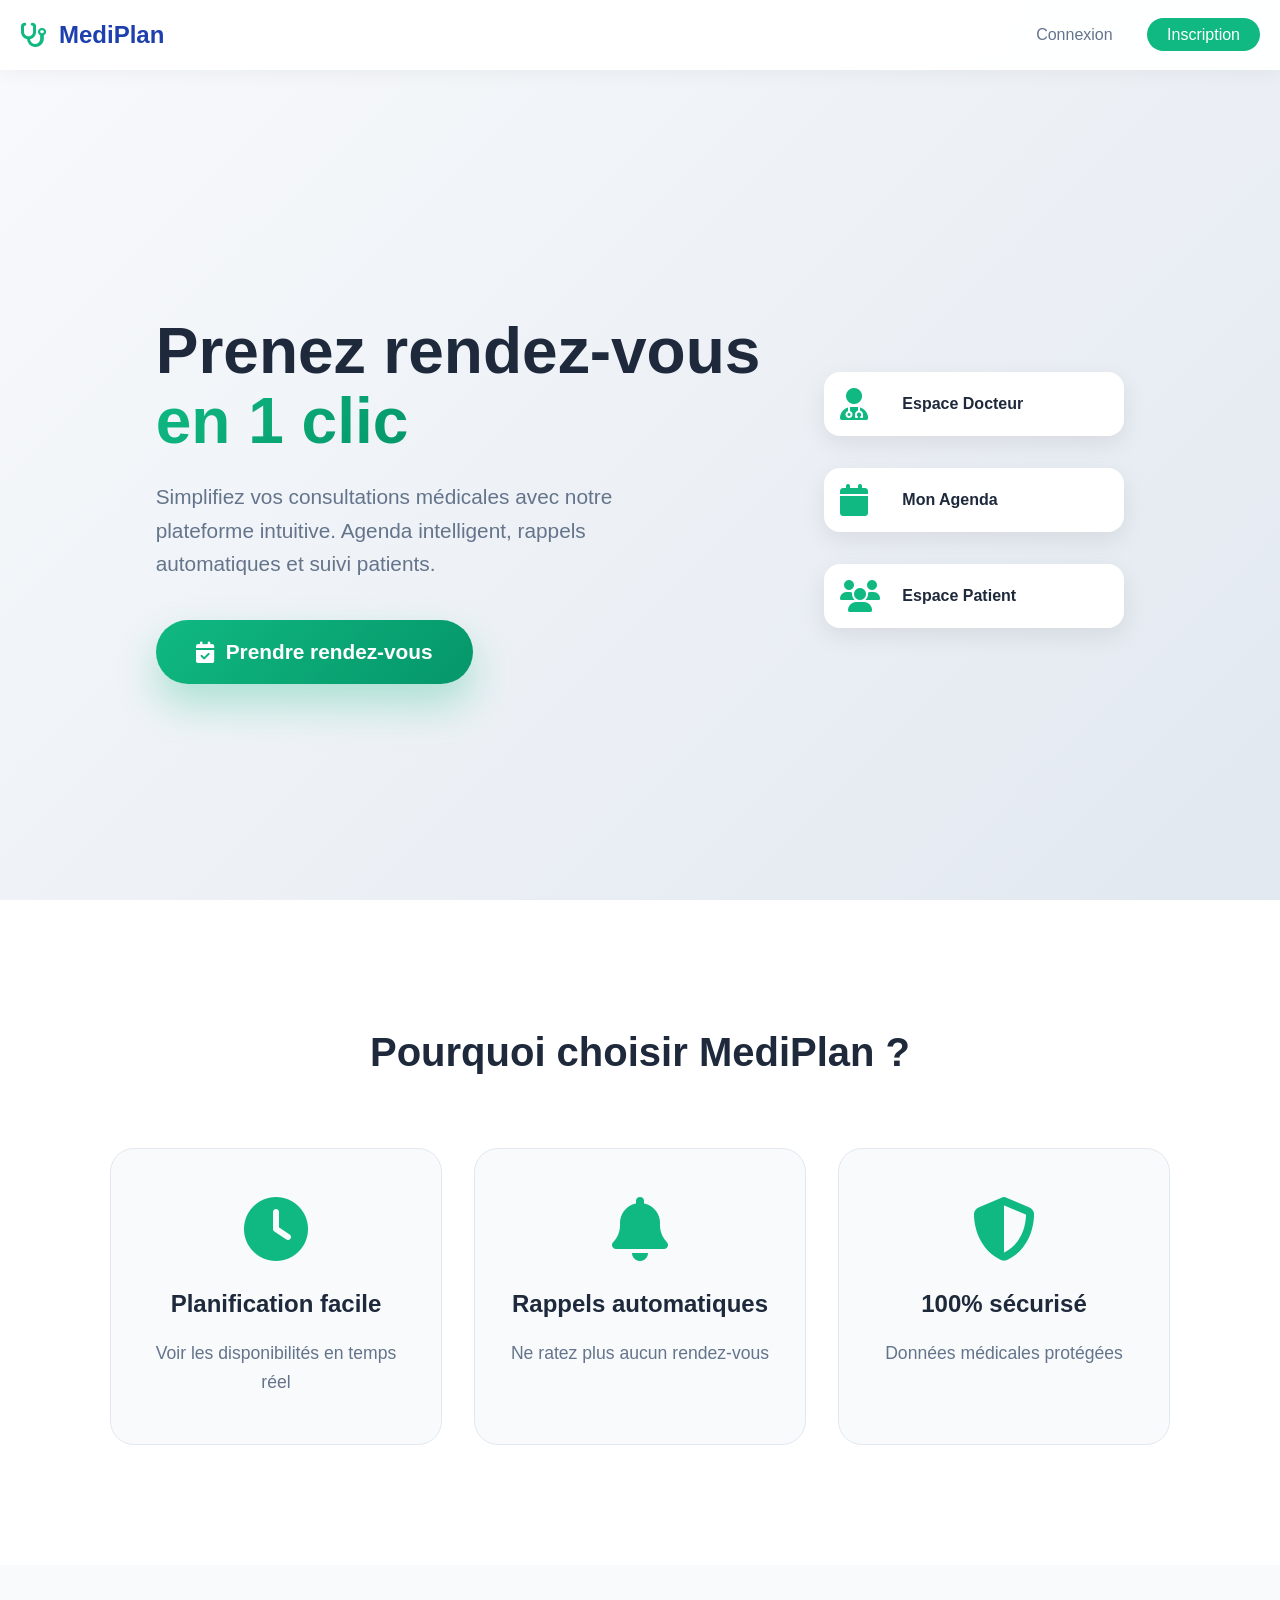
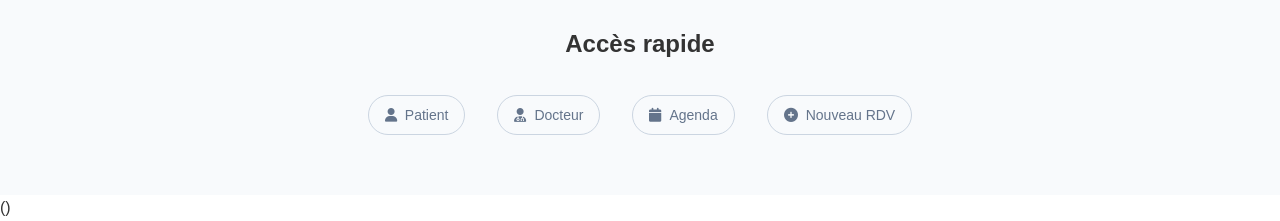
<file: index.html>
<!DOCTYPE html>
<html lang="fr">
<head>
    <meta charset="UTF-8">
    <meta name="viewport" content="width=device-width, initial-scale=1.0">
    <title>MediPlan - Prenez Rendez-vous</title>
    <link rel="stylesheet" href="style.css">
    <link href="https://cdnjs.cloudflare.com/ajax/libs/font-awesome/6.4.0/css/all.min.css" rel="stylesheet">
    <style>
        /* Styles supplémentaires pour les boutons d'accès */
        .access-buttons {
            display: flex;
            gap: 1rem;
            margin-top: 1.5rem;
            flex-wrap: wrap;
        }
        .btn-secondary {
            background: white;
            color: #10b981;
            border: 2px solid #10b981;
            padding: 12px 24px;
            font-size: 1rem;
            font-weight: 600;
            border-radius: 50px;
            cursor: pointer;
            display: inline-flex;
            align-items: center;
            gap: 10px;
            transition: all 0.3s;
            text-decoration: none;
        }
        .btn-secondary:hover {
            background: #10b981;
            color: white;
            transform: translateY(-2px);
        }
        .btn-outline-small {
            background: transparent;
            color: #64748b;
            border: 1px solid #cbd5e1;
            padding: 8px 16px;
            font-size: 0.875rem;
            border-radius: 25px;
            cursor: pointer;
            transition: all 0.3s;
            text-decoration: none;
            display: inline-flex;
            align-items: center;
            gap: 8px;
        }
        .btn-outline-small:hover {
            background: #f1f5f9;
            color: #10b981;
            border-color: #10b981;
        }
        .quick-access {
            display: flex;
            justify-content: center;
            gap: 2rem;
            margin-top: 2rem;
            flex-wrap: wrap;
        }
        @media (max-width: 768px) {
            .access-buttons {
                justify-content: center;
            }
        }
    </style>
</head>
<body>
    <!-- 🆕 HERO SIMPLE & CLAIR -->
    <section class="hero-simple">
        <div class="container">
            <!-- Header Minimal -->
            <header class="header-simple">
                <div class="logo">
                    <i class="fas fa-stethoscope"></i>
                    <span>MediPlan</span>
                </div>
                <nav>
                    <a href="login.html">Connexion</a>
                    <a href="register.html" style="background: #10b981; color: white; margin-left: 10px;">Inscription</a>
                </nav>
            </header>

            <!-- Contenu Principal -->
            <div class="hero-content-simple">
                <div class="hero-main">
                    <h1 class="hero-title-simple">
                        Prenez rendez-vous<br>
                        <span class="highlight">en 1 clic</span>
                    </h1>
                    <p class="hero-desc-simple">
                        Simplifiez vos consultations médicales avec notre plateforme intuitive.
                        Agenda intelligent, rappels automatiques et suivi patients.
                    </p>
                    
                    <!-- Boutons principaux -->
                    <div class="access-buttons">
                        <button class="btn-primary-large" onclick="window.location.href='book-appointment.html'">
                            <i class="fas fa-calendar-check"></i>
                            Prendre rendez-vous
                        </button>
                    </div>
                </div>

                <!-- Icônes Légères -->
                <div class="features-preview">
                    <div class="feature-item" onclick="window.location.href='doctor-dashboard.html'">
                        <i class="fas fa-user-md"></i>
                        <span>Espace Docteur</span>
                    </div>
                    <div class="feature-item" onclick="window.location.href='agenda.html'">
                        <i class="fas fa-calendar"></i>
                        <span>Mon Agenda</span>
                    </div>
                    <div class="feature-item" onclick="window.location.href='patient-dashboard.html'">
                        <i class="fas fa-users"></i>
                        <span>Espace Patient</span>
                    </div>
                </div>
            </div>
        </div>
    </section>

    <!-- Sections Petites & Organisées -->
    <section class="services-preview">
        <div class="container">
            <h2>Pourquoi choisir MediPlan ?</h2>
            <div class="services-grid">
                <div class="service-card">
                    <i class="fas fa-clock"></i>
                    <h3>Planification facile</h3>
                    <p>Voir les disponibilités en temps réel</p>
                </div>
                <div class="service-card">
                    <i class="fas fa-bell"></i>
                    <h3>Rappels automatiques</h3>
                    <p>Ne ratez plus aucun rendez-vous</p>
                </div>
                <div class="service-card">
                    <i class="fas fa-shield-alt"></i>
                    <h3>100% sécurisé</h3>
                    <p>Données médicales protégées</p>
                </div>
            </div>
        </div>
    </section>

    <!-- Section Accès rapide -->
    <section style="padding: 60px 0; background: #f8fafc;">
        <div class="container">
            <h2 style="text-align: center; margin-bottom: 2rem;">Accès rapide</h2>
            <div class="quick-access">
                <a href="patient-dashboard.html" class="btn-outline-small">
                    <i class="fas fa-user"></i> Patient
                </a>
                <a href="doctor-dashboard.html" class="btn-outline-small">
                    <i class="fas fa-user-md"></i> Docteur
                </a>
                <a href="agenda.html" class="btn-outline-small">
                    <i class="fas fa-calendar"></i> Agenda
                </a>
                <a href="book-appointment.html" class="btn-outline-small">
                    <i class="fas fa-plus-circle"></i> Nouveau RDV
                </a>
            </div>
        </div>
    </section>

    <script src="script.js"></script>()
</body>
</html>
</file>
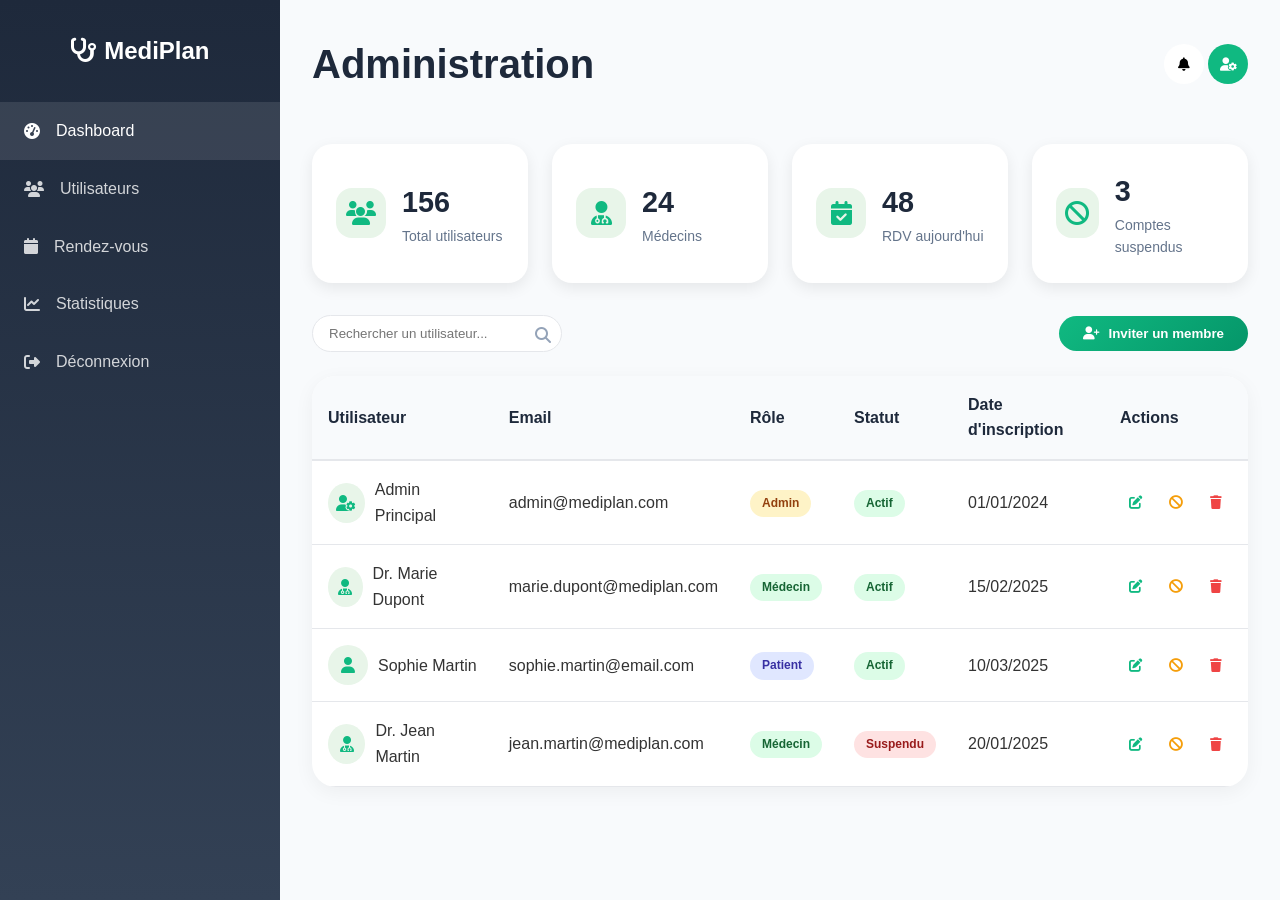
<file: admin-dashboard.html>
<!DOCTYPE html>
<html lang="fr">
<head>
    <meta charset="UTF-8">
    <meta name="viewport" content="width=device-width, initial-scale=1.0">
    <title>Admin Dashboard - MediPlan</title>
    <link rel="stylesheet" href="style.css">
    <link href="https://cdnjs.cloudflare.com/ajax/libs/font-awesome/6.4.0/css/all.min.css" rel="stylesheet">
    <style>
        /* Styles Admin Dashboard */
        .admin-stats {
            display: grid;
            grid-template-columns: repeat(auto-fit, minmax(200px, 1fr));
            gap: 1.5rem;
            margin-bottom: 2rem;
        }
        .admin-stat-card {
            background: white;
            border-radius: 20px;
            padding: 1.5rem;
            display: flex;
            align-items: center;
            gap: 1rem;
            box-shadow: 0 5px 15px rgba(0,0,0,0.08);
        }
        .admin-stat-icon {
            width: 50px;
            height: 50px;
            background: #e8f5e9;
            border-radius: 16px;
            display: flex;
            align-items: center;
            justify-content: center;
        }
        .admin-stat-icon i {
            font-size: 1.5rem;
            color: #10b981;
        }
        .admin-stat-info h3 {
            font-size: 1.8rem;
            font-weight: 700;
            color: #1e293b;
        }
        .admin-stat-info p {
            color: #64748b;
            font-size: 0.875rem;
        }
        .action-bar {
            display: flex;
            justify-content: space-between;
            align-items: center;
            margin-bottom: 1.5rem;
            flex-wrap: wrap;
            gap: 1rem;
        }
        .search-box {
            display: flex;
            gap: 0.5rem;
        }
        .search-box input {
            padding: 10px 16px;
            border: 1px solid #e5e7eb;
            border-radius: 25px;
            width: 250px;
        }
        .btn-invite {
            background: linear-gradient(135deg, #10b981, #059669);
            color: white;
            border: none;
            padding: 10px 24px;
            border-radius: 25px;
            cursor: pointer;
            font-weight: 600;
            display: flex;
            align-items: center;
            gap: 8px;
        }
        .users-table-container {
            background: white;
            border-radius: 24px;
            overflow-x: auto;
            box-shadow: 0 5px 20px rgba(0,0,0,0.05);
        }
        .users-table {
            width: 100%;
            border-collapse: collapse;
            min-width: 800px;
        }
        .users-table th {
            text-align: left;
            padding: 1rem;
            background: #f8fafc;
            color: #1e293b;
            font-weight: 600;
            border-bottom: 2px solid #e5e7eb;
        }
        .users-table td {
            padding: 1rem;
            border-bottom: 1px solid #e5e7eb;
            vertical-align: middle;
        }
        .user-avatar {
            width: 40px;
            height: 40px;
            background: #e8f5e9;
            border-radius: 50%;
            display: flex;
            align-items: center;
            justify-content: center;
            color: #10b981;
            font-weight: 600;
        }
        .role-badge {
            padding: 4px 12px;
            border-radius: 20px;
            font-size: 0.75rem;
            font-weight: 600;
            display: inline-block;
        }
        .role-admin {
            background: #fef3c7;
            color: #92400e;
        }
        .role-doctor {
            background: #dcfce7;
            color: #166534;
        }
        .role-patient {
            background: #e0e7ff;
            color: #3730a3;
        }
        .status-badge {
            padding: 4px 12px;
            border-radius: 20px;
            font-size: 0.75rem;
            font-weight: 600;
            display: inline-block;
        }
        .status-active {
            background: #dcfce7;
            color: #166534;
        }
        .status-suspended {
            background: #fee2e2;
            color: #991b1b;
        }
        .action-buttons {
            display: flex;
            gap: 8px;
        }
        .action-btn {
            background: transparent;
            border: none;
            width: 32px;
            height: 32px;
            border-radius: 8px;
            cursor: pointer;
            transition: all 0.3s;
        }
        .action-btn.edit {
            color: #10b981;
        }
        .action-btn.edit:hover {
            background: #e8f5e9;
        }
        .action-btn.suspend {
            color: #f59e0b;
        }
        .action-btn.suspend:hover {
            background: #fef3c7;
        }
        .action-btn.delete {
            color: #ef4444;
        }
        .action-btn.delete:hover {
            background: #fee2e2;
        }
        /* Modal */
        .modal {
            display: none;
            position: fixed;
            top: 0;
            left: 0;
            width: 100%;
            height: 100%;
            background: rgba(0,0,0,0.5);
            z-index: 1000;
            align-items: center;
            justify-content: center;
        }
        .modal-content {
            background: white;
            border-radius: 24px;
            max-width: 500px;
            width: 90%;
            padding: 2rem;
            position: relative;
            animation: modalSlideIn 0.3s ease;
        }
        @keyframes modalSlideIn {
            from {
                opacity: 0;
                transform: translateY(-30px);
            }
            to {
                opacity: 1;
                transform: translateY(0);
            }
        }
        .modal-header {
            display: flex;
            justify-content: space-between;
            align-items: center;
            margin-bottom: 1.5rem;
        }
        .modal-header h2 {
            font-size: 1.5rem;
            color: #1e293b;
        }
        .close-modal {
            background: none;
            border: none;
            font-size: 1.5rem;
            cursor: pointer;
            color: #94a3b8;
        }
        .form-group {
            margin-bottom: 1.25rem;
        }
        .form-group label {
            display: block;
            font-weight: 600;
            margin-bottom: 0.5rem;
            color: #1e293b;
        }
        .form-group input, .form-group select {
            width: 100%;
            padding: 12px 16px;
            border: 2px solid #e5e7eb;
            border-radius: 12px;
            font-size: 1rem;
        }
        .form-group input:focus, .form-group select:focus {
            outline: none;
            border-color: #10b981;
        }
        .modal-footer {
            display: flex;
            gap: 1rem;
            justify-content: flex-end;
            margin-top: 1.5rem;
        }
        .btn-modal-cancel {
            background: #f1f5f9;
            border: none;
            padding: 10px 20px;
            border-radius: 10px;
            cursor: pointer;
        }
        .btn-modal-save {
            background: linear-gradient(135deg, #10b981, #059669);
            color: white;
            border: none;
            padding: 10px 24px;
            border-radius: 10px;
            cursor: pointer;
            font-weight: 600;
        }
        .logo-sidebar {
            font-size: 1.5rem;
            font-weight: 700;
            text-align: center;
            margin-bottom: 2rem;
            color: white;
        }
    </style>
</head>
<body>
    <div class="dashboard-wrapper">
        <!-- Sidebar -->
        <aside class="sidebar">
            <div class="logo-sidebar">
                <i class="fas fa-stethoscope"></i> MediPlan
            </div>
            <nav class="sidebar-nav">
                <a href="admin-dashboard.html" class="nav-item active">
                    <i class="fas fa-tachometer-alt"></i> Dashboard
                </a>
                <a href="#" class="nav-item">
                    <i class="fas fa-users"></i> Utilisateurs
                </a>
                <a href="#" class="nav-item">
                    <i class="fas fa-calendar"></i> Rendez-vous
                </a>
                <a href="#" class="nav-item">
                    <i class="fas fa-chart-line"></i> Statistiques
                </a>
                <a href="index.html" class="nav-item">
                    <i class="fas fa-sign-out-alt"></i> Déconnexion
                </a>
            </nav>
        </aside>

        <!-- Main Content -->
        <main class="dashboard-main">
            <header class="dash-header">
                <h1>Administration</h1>
                <div class="header-actions">
                    <button class="btn-notif" style="background: white; border: none; border-radius: 50%; width: 40px; height: 40px; cursor: pointer;">
                        <i class="fas fa-bell"></i>
                    </button>
                    <button class="btn-profile" style="background: #10b981; color: white; border: none; border-radius: 50%; width: 40px; height: 40px; cursor: pointer;">
                        <i class="fas fa-user-cog"></i>
                    </button>
                </div>
            </header>

            <!-- Statistiques Admin -->
            <div class="admin-stats">
                <div class="admin-stat-card">
                    <div class="admin-stat-icon"><i class="fas fa-users"></i></div>
                    <div class="admin-stat-info">
                        <h3>156</h3>
                        <p>Total utilisateurs</p>
                    </div>
                </div>
                <div class="admin-stat-card">
                    <div class="admin-stat-icon"><i class="fas fa-user-md"></i></div>
                    <div class="admin-stat-info">
                        <h3>24</h3>
                        <p>Médecins</p>
                    </div>
                </div>
                <div class="admin-stat-card">
                    <div class="admin-stat-icon"><i class="fas fa-calendar-check"></i></div>
                    <div class="admin-stat-info">
                        <h3>48</h3>
                        <p>RDV aujourd'hui</p>
                    </div>
                </div>
                <div class="admin-stat-card">
                    <div class="admin-stat-icon"><i class="fas fa-ban"></i></div>
                    <div class="admin-stat-info">
                        <h3>3</h3>
                        <p>Comptes suspendus</p>
                    </div>
                </div>
            </div>

            <!-- Barre d'actions -->
            <div class="action-bar">
                <div class="search-box">
                    <input type="text" id="searchInput" placeholder="Rechercher un utilisateur..." onkeyup="searchUsers()">
                    <i class="fas fa-search" style="position: relative; right: 35px; top: 12px; color: #94a3b8;"></i>
                </div>
                <button class="btn-invite" onclick="openInviteModal()">
                    <i class="fas fa-user-plus"></i> Inviter un membre
                </button>
            </div>

            <!-- Tableau des utilisateurs -->
            <div class="users-table-container">
                <table class="users-table" id="usersTable">
                    <thead>
                        <tr>
                            <th>Utilisateur</th>
                            <th>Email</th>
                            <th>Rôle</th>
                            <th>Statut</th>
                            <th>Date d'inscription</th>
                            <th>Actions</th>
                        </tr>
                    </thead>
                    <tbody id="usersTableBody">
                        <tr>
                            <td>
                                <div style="display: flex; align-items: center; gap: 10px;">
                                    <div class="user-avatar"><i class="fas fa-user-cog"></i></div>
                                    <span>Admin Principal</span>
                                </div>
                            </td>
                            <td>admin@mediplan.com</td>
                            <td><span class="role-badge role-admin">Admin</span></td>
                            <td><span class="status-badge status-active">Actif</span></td>
                            <td>01/01/2024</td>
                            <td>
                                <div class="action-buttons">
                                    <button class="action-btn edit" onclick="editUser(1)"><i class="fas fa-edit"></i></button>
                                    <button class="action-btn suspend" onclick="suspendUser(1)"><i class="fas fa-ban"></i></button>
                                    <button class="action-btn delete" onclick="deleteUser(1)"><i class="fas fa-trash"></i></button>
                                </div>
                            </td>
                        </tr>
                        <tr>
                            <td>
                                <div style="display: flex; align-items: center; gap: 10px;">
                                    <div class="user-avatar"><i class="fas fa-user-md"></i></div>
                                    <span>Dr. Marie Dupont</span>
                                </div>
                            </td>
                            <td>marie.dupont@mediplan.com</td>
                            <td><span class="role-badge role-doctor">Médecin</span></td>
                            <td><span class="status-badge status-active">Actif</span></td>
                            <td>15/02/2025</td>
                            <td>
                                <div class="action-buttons">
                                    <button class="action-btn edit" onclick="editUser(2)"><i class="fas fa-edit"></i></button>
                                    <button class="action-btn suspend" onclick="suspendUser(2)"><i class="fas fa-ban"></i></button>
                                    <button class="action-btn delete" onclick="deleteUser(2)"><i class="fas fa-trash"></i></button>
                                </div>
                            </td>
                        </tr>
                        <tr>
                            <td>
                                <div style="display: flex; align-items: center; gap: 10px;">
                                    <div class="user-avatar"><i class="fas fa-user"></i></div>
                                    <span>Sophie Martin</span>
                                </div>
                            </td>
                            <td>sophie.martin@email.com</td>
                            <td><span class="role-badge role-patient">Patient</span></td>
                            <td><span class="status-badge status-active">Actif</span></td>
                            <td>10/03/2025</td>
                            <td>
                                <div class="action-buttons">
                                    <button class="action-btn edit" onclick="editUser(3)"><i class="fas fa-edit"></i></button>
                                    <button class="action-btn suspend" onclick="suspendUser(3)"><i class="fas fa-ban"></i></button>
                                    <button class="action-btn delete" onclick="deleteUser(3)"><i class="fas fa-trash"></i></button>
                                </div>
                            </td>
                        </tr>
                        <tr>
                            <td>
                                <div style="display: flex; align-items: center; gap: 10px;">
                                    <div class="user-avatar"><i class="fas fa-user-md"></i></div>
                                    <span>Dr. Jean Martin</span>
                                </div>
                            </td>
                            <td>jean.martin@mediplan.com</td>
                            <td><span class="role-badge role-doctor">Médecin</span></td>
                            <td><span class="status-badge status-suspended">Suspendu</span></td>
                            <td>20/01/2025</td>
                            <td>
                                <div class="action-buttons">
                                    <button class="action-btn edit" onclick="editUser(4)"><i class="fas fa-edit"></i></button>
                                    <button class="action-btn suspend" onclick="suspendUser(4)"><i class="fas fa-ban"></i></button>
                                    <button class="action-btn delete" onclick="deleteUser(4)"><i class="fas fa-trash"></i></button>
                                </div>
                            </td>
                        </tr>
                    </tbody>
                </table>
            </div>
        </main>
    </div>

    <!-- Modal Invitation Staff -->
    <div id="inviteModal" class="modal">
        <div class="modal-content">
            <div class="modal-header">
                <h2><i class="fas fa-user-plus"></i> Inviter un nouveau membre</h2>
                <button class="close-modal" onclick="closeInviteModal()">&times;</button>
            </div>
            <form id="inviteForm">
                <div class="form-group">
                    <label>Nom complet</label>
                    <input type="text" id="inviteName" placeholder="Ex: Dr. Ahmed Benali" required>
                </div>
                <div class="form-group">
                    <label>Email</label>
                    <input type="email" id="inviteEmail" placeholder="exemple@mediplan.com" required>
                </div>
                <div class="form-group">
                    <label>Rôle</label>
                    <select id="inviteRole">
                        <option value="doctor">Médecin</option>
                        <option value="staff">Staff administratif</option>
                        <option value="admin">Administrateur</option>
                    </select>
                </div>
                <div class="form-group">
                    <label>Mot de passe temporaire</label>
                    <input type="text" id="invitePassword" placeholder="Généré automatiquement" readonly>
                    <small style="color: #64748b;">Un email sera envoyé avec les identifiants</small>
                </div>
                <div class="modal-footer">
                    <button type="button" class="btn-modal-cancel" onclick="closeInviteModal()">Annuler</button>
                    <button type="submit" class="btn-modal-save">Envoyer l'invitation</button>
                </div>
            </form>
        </div>
    </div>

    <!-- Modal Modification Utilisateur -->
    <div id="editUserModal" class="modal">
        <div class="modal-content">
            <div class="modal-header">
                <h2><i class="fas fa-edit"></i> Modifier l'utilisateur</h2>
                <button class="close-modal" onclick="closeEditModal()">&times;</button>
            </div>
            <form id="editUserForm">
                <div class="form-group">
                    <label>Nom complet</label>
                    <input type="text" id="editName" required>
                </div>
                <div class="form-group">
                    <label>Email</label>
                    <input type="email" id="editEmail" required>
                </div>
                <div class="form-group">
                    <label>Rôle</label>
                    <select id="editRole">
                        <option value="admin">Administrateur</option>
                        <option value="doctor">Médecin</option>
                        <option value="patient">Patient</option>
                    </select>
                </div>
                <div class="form-group">
                    <label>Statut</label>
                    <select id="editStatus">
                        <option value="active">Actif</option>
                        <option value="suspended">Suspendu</option>
                    </select>
                </div>
                <div class="modal-footer">
                    <button type="button" class="btn-modal-cancel" onclick="closeEditModal()">Annuler</button>
                    <button type="submit" class="btn-modal-save">Enregistrer</button>
                </div>
            </form>
        </div>
    </div>

    <script>
        // Générer mot de passe temporaire aléatoire
        function generateTempPassword() {
            const chars = 'ABCDEFGHIJKLMNOPQRSTUVWXYZabcdefghijklmnopqrstuvwxyz0123456789';
            let password = '';
            for (let i = 0; i < 10; i++) {
                password += chars.charAt(Math.floor(Math.random() * chars.length));
            }
            return password;
        }

        // Remplir le mot de passe temporaire quand le modal s'ouvre
        function openInviteModal() {
            document.getElementById('invitePassword').value = generateTempPassword();
            document.getElementById('inviteModal').style.display = 'flex';
        }

        function closeInviteModal() {
            document.getElementById('inviteModal').style.display = 'none';
            document.getElementById('inviteForm').reset();
        }

        // Soumission invitation
        document.getElementById('inviteForm').addEventListener('submit', function(e) {
            e.preventDefault();
            const name = document.getElementById('inviteName').value;
            const email = document.getElementById('inviteEmail').value;
            const role = document.getElementById('inviteRole').value;
            const password = document.getElementById('invitePassword').value;
            
            let roleText = role === 'doctor' ? 'Médecin' : (role === 'admin' ? 'Administrateur' : 'Staff');
            
            alert(`✅ Invitation envoyée !\n\nNom: ${name}\nEmail: ${email}\nRôle: ${roleText}\nMot de passe temporaire: ${password}\n\nUn email a été envoyé avec les identifiants.`);
            closeInviteModal();
            
            // Ici tu pourras ajouter la logique pour ajouter l'utilisateur au tableau
        });

        // Recherche utilisateurs
        function searchUsers() {
            const input = document.getElementById('searchInput');
            const filter = input.value.toLowerCase();
            const table = document.getElementById('usersTableBody');
            const rows = table.getElementsByTagName('tr');
            
            for (let i = 0; i < rows.length; i++) {
                const nameCell = rows[i].getElementsByTagName('td')[0];
                const emailCell = rows[i].getElementsByTagName('td')[1];
                if (nameCell || emailCell) {
                    const nameText = nameCell ? nameCell.textContent.toLowerCase() : '';
                    const emailText = emailCell ? emailCell.textContent.toLowerCase() : '';
                    if (nameText.indexOf(filter) > -1 || emailText.indexOf(filter) > -1) {
                        rows[i].style.display = '';
                    } else {
                        rows[i].style.display = 'none';
                    }
                }
            }
        }

        let currentEditUserId = null;

        function editUser(userId) {
            currentEditUserId = userId;
            // Simuler récupération des données utilisateur
            const row = event.target.closest('tr');
            const name = row.cells[0].querySelector('span').textContent;
            const email = row.cells[1].textContent;
            const roleCell = row.cells[2].querySelector('.role-badge');
            let role = 'patient';
            if (roleCell.classList.contains('role-admin')) role = 'admin';
            if (roleCell.classList.contains('role-doctor')) role = 'doctor';
            const statusCell = row.cells[3].querySelector('.status-badge');
            let status = statusCell.classList.contains('status-active') ? 'active' : 'suspended';
            
            document.getElementById('editName').value = name;
            document.getElementById('editEmail').value = email;
            document.getElementById('editRole').value = role;
            document.getElementById('editStatus').value = status;
            
            document.getElementById('editUserModal').style.display = 'flex';
        }

        function closeEditModal() {
            document.getElementById('editUserModal').style.display = 'none';
        }

        document.getElementById('editUserForm').addEventListener('submit', function(e) {
            e.preventDefault();
            const name = document.getElementById('editName').value;
            const email = document.getElementById('editEmail').value;
            const role = document.getElementById('editRole').value;
            const status = document.getElementById('editStatus').value;
            
            alert(`✅ Utilisateur modifié !\n\nNom: ${name}\nEmail: ${email}\nRôle: ${role}\nStatut: ${status}`);
            closeEditModal();
        });

        function suspendUser(userId) {
            if (confirm('Êtes-vous sûr de vouloir suspendre cet utilisateur ?')) {
                alert('✅ Utilisateur suspendu avec succès');
                // Ici tu pourras ajouter la logique de suspension
            }
        }

        function deleteUser(userId) {
            if (confirm('⚠️ Attention ! Êtes-vous sûr de vouloir supprimer définitivement cet utilisateur ?')) {
                alert('✅ Utilisateur supprimé avec succès');
                // Ici tu pourras ajouter la logique de suppression
            }
        }

        // Fermer les modals en cliquant dehors
        window.onclick = function(event) {
            const inviteModal = document.getElementById('inviteModal');
            const editModal = document.getElementById('editUserModal');
            if (event.target === inviteModal) closeInviteModal();
            if (event.target === editModal) closeEditModal();
        }
    </script>
    <script src="script.js"></script>
</body>
</html>
</file>
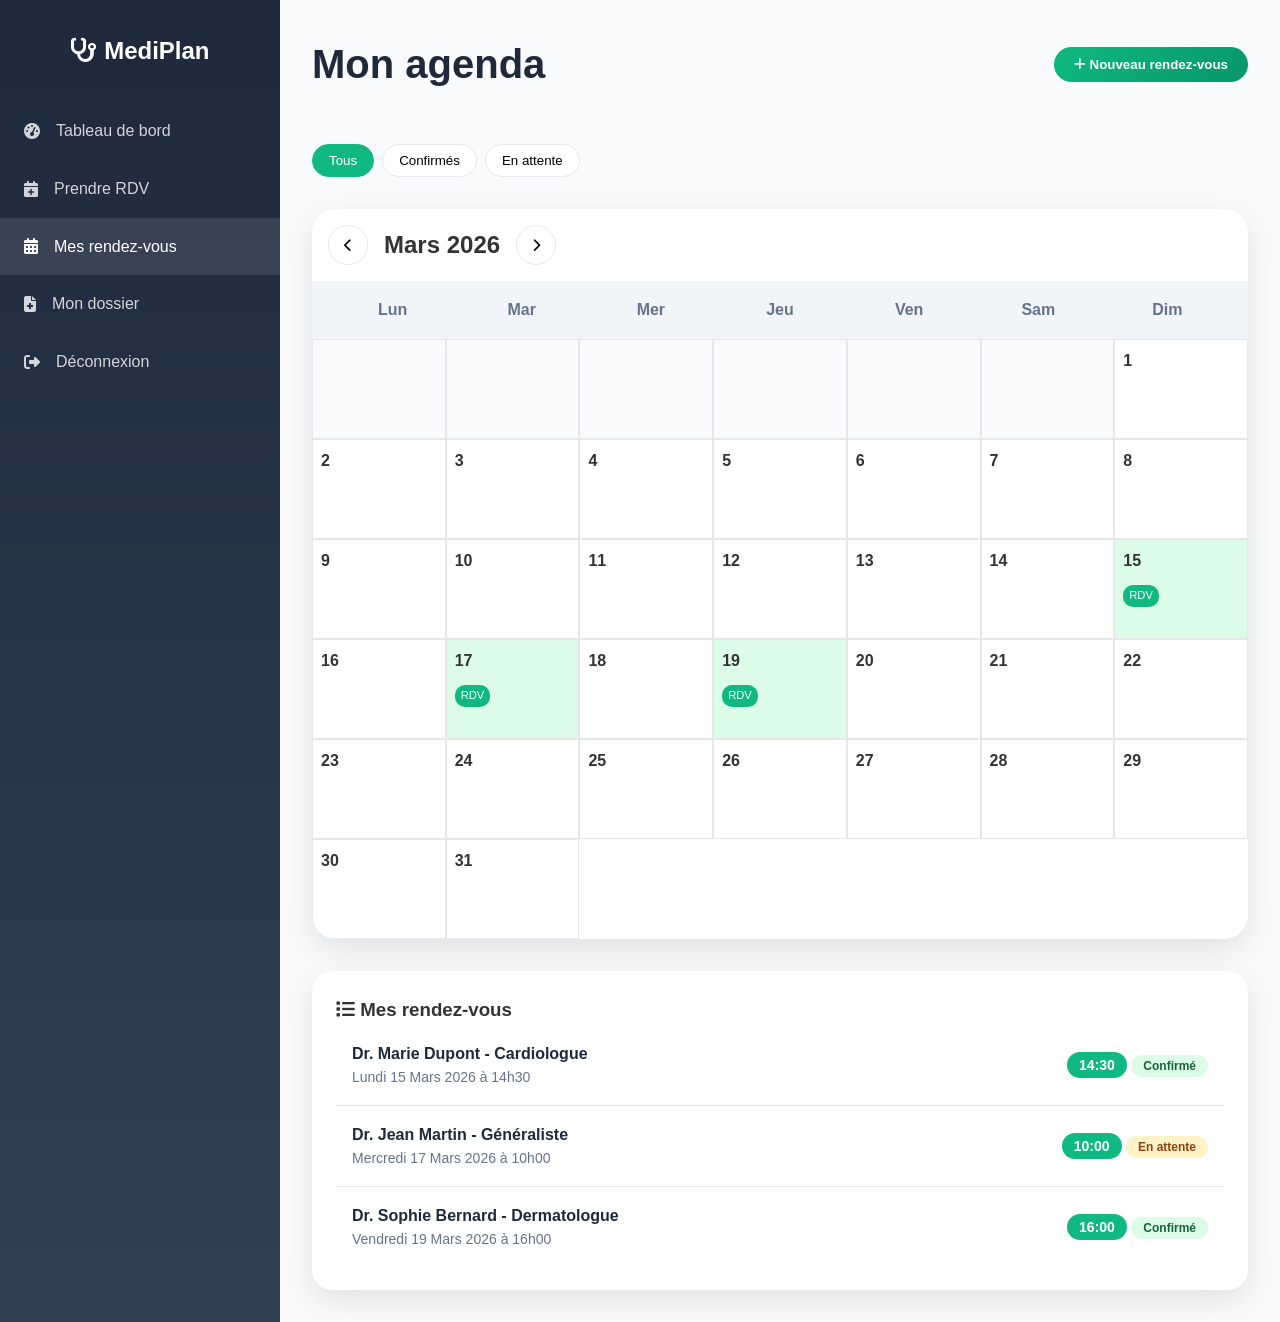
<file: agenda.html>
<!DOCTYPE html>
<html lang="fr">
<head>
    <meta charset="UTF-8">
    <meta name="viewport" content="width=device-width, initial-scale=1.0">
    <title>Mon agenda - MediPlan</title>
    <link rel="stylesheet" href="style.css">
    <link href="https://cdnjs.cloudflare.com/ajax/libs/font-awesome/6.4.0/css/all.min.css" rel="stylesheet">
    <style>
        .agenda-header {
            display: flex;
            justify-content: space-between;
            align-items: center;
            margin-bottom: 2rem;
            flex-wrap: wrap;
            gap: 1rem;
        }
        .month-navigation {
            display: flex;
            align-items: center;
            gap: 1rem;
        }
        .month-navigation button {
            background: white;
            border: 1px solid #e5e7eb;
            border-radius: 50%;
            width: 40px;
            height: 40px;
            cursor: pointer;
            transition: all 0.3s;
        }
        .month-navigation button:hover {
            background: #10b981;
            color: white;
            border-color: #10b981;
        }
        .calendar-grid {
            background: white;
            border-radius: 24px;
            overflow: hidden;
            box-shadow: 0 10px 30px rgba(0,0,0,0.1);
            margin-bottom: 2rem;
        }
        .calendar-weekdays {
            display: grid;
            grid-template-columns: repeat(7, 1fr);
            background: #f1f5f9;
            text-align: center;
            padding: 1rem;
            font-weight: 600;
            color: #64748b;
        }
        .calendar-days {
            display: grid;
            grid-template-columns: repeat(7, 1fr);
        }
        .calendar-day {
            min-height: 100px;
            border: 1px solid #e5e7eb;
            padding: 0.5rem;
            cursor: pointer;
            transition: all 0.3s;
            position: relative;
        }
        .calendar-day:hover {
            background: #f0fdf4;
        }
        .calendar-day.today {
            background: #fef3c7;
        }
        .calendar-day.has-appointment {
            background: #dcfce7;
        }
        .day-number {
            font-weight: 600;
            margin-bottom: 0.5rem;
        }
        .appointment-badge {
            background: #10b981;
            color: white;
            font-size: 0.7rem;
            padding: 2px 6px;
            border-radius: 10px;
            display: inline-block;
            margin-top: 4px;
        }
        .appointments-list {
            background: white;
            border-radius: 20px;
            padding: 1.5rem;
            box-shadow: 0 10px 30px rgba(0,0,0,0.1);
        }
        .appointment-card {
            display: flex;
            justify-content: space-between;
            align-items: center;
            padding: 1rem;
            border-bottom: 1px solid #e5e7eb;
            flex-wrap: wrap;
            gap: 0.5rem;
        }
        .appointment-card:last-child {
            border-bottom: none;
        }
        .appointment-time {
            background: #10b981;
            color: white;
            padding: 5px 12px;
            border-radius: 20px;
            font-size: 0.875rem;
            font-weight: 600;
        }
        .appointment-doctor {
            font-weight: 600;
            color: #1e293b;
            flex: 1;
        }
        .appointment-status {
            padding: 4px 12px;
            border-radius: 20px;
            font-size: 0.75rem;
            font-weight: 600;
        }
        .status-confirmed {
            background: #dcfce7;
            color: #166534;
        }
        .status-pending {
            background: #fef3c7;
            color: #92400e;
        }
        .btn-filter {
            background: white;
            border: 1px solid #e5e7eb;
            padding: 8px 16px;
            border-radius: 25px;
            cursor: pointer;
            transition: all 0.3s;
        }
        .btn-filter.active {
            background: #10b981;
            color: white;
            border-color: #10b981;
        }
        .btn-primary-small {
            background: linear-gradient(135deg, #10b981, #059669);
            color: white;
            border: none;
            padding: 10px 20px;
            border-radius: 25px;
            cursor: pointer;
            font-weight: 600;
        }
        .logo-sidebar {
            font-size: 1.5rem;
            font-weight: 700;
            text-align: center;
            margin-bottom: 2rem;
            color: white;
        }
        .header-actions {
            display: flex;
            gap: 1rem;
        }
    </style>
</head>
<body>
    <div class="dashboard-wrapper">
        <!-- Sidebar -->
        <aside class="sidebar">
            <div class="logo-sidebar">
                <i class="fas fa-stethoscope"></i> MediPlan
            </div>
            <nav class="sidebar-nav">
                <a href="patient-dashboard.html" class="nav-item">
                    <i class="fas fa-tachometer-alt"></i> Tableau de bord
                </a>
                <a href="book-appointment.html" class="nav-item">
                    <i class="fas fa-calendar-plus"></i> Prendre RDV
                </a>
                <a href="agenda.html" class="nav-item active">
                    <i class="fas fa-calendar-alt"></i> Mes rendez-vous
                </a>
                <a href="#" class="nav-item">
                    <i class="fas fa-file-medical"></i> Mon dossier
                </a>
                <a href="index.html" class="nav-item">
                    <i class="fas fa-sign-out-alt"></i> Déconnexion
                </a>
            </nav>
        </aside>

        <!-- Main Content -->
        <main class="dashboard-main">
            <header class="dash-header">
                <h1>Mon agenda</h1>
                <div class="header-actions">
                    <button class="btn-primary-small" onclick="window.location.href='book-appointment.html'">
                        <i class="fas fa-plus"></i> Nouveau rendez-vous
                    </button>
                </div>
            </header>

            <!-- Filtres -->
            <div style="margin-bottom: 2rem; display: flex; gap: 0.5rem; flex-wrap: wrap;">
                <button class="btn-filter active" data-filter="all" onclick="filterAppointments('all', this)">Tous</button>
                <button class="btn-filter" data-filter="confirmed" onclick="filterAppointments('confirmed', this)">Confirmés</button>
                <button class="btn-filter" data-filter="pending" onclick="filterAppointments('pending', this)">En attente</button>
            </div>

            <!-- Calendrier -->
            <div class="calendar-grid">
                <div class="month-navigation" style="padding: 1rem;">
                    <button onclick="previousMonth()"><i class="fas fa-chevron-left"></i></button>
                    <h2 id="currentMonth">Mars 2026</h2>
                    <button onclick="nextMonth()"><i class="fas fa-chevron-right"></i></button>
                </div>
                <div class="calendar-weekdays">
                    <span>Lun</span><span>Mar</span><span>Mer</span><span>Jeu</span><span>Ven</span><span>Sam</span><span>Dim</span>
                </div>
                <div class="calendar-days" id="calendarDays">
                    <!-- Calendrier généré par JS -->
                </div>
            </div>

            <!-- Liste des rendez-vous -->
            <div class="appointments-list">
                <h3><i class="fas fa-list"></i> Mes rendez-vous</h3>
                <div id="appointmentsList">
                    <div class="appointment-card" data-status="confirmed">
                        <div>
                            <div class="appointment-doctor">Dr. Marie Dupont - Cardiologue</div>
                            <div style="font-size: 0.875rem; color: #64748b;">Lundi 15 Mars 2026 à 14h30</div>
                        </div>
                        <div>
                            <span class="appointment-time">14:30</span>
                            <span class="appointment-status status-confirmed">Confirmé</span>
                        </div>
                    </div>
                    <div class="appointment-card" data-status="pending">
                        <div>
                            <div class="appointment-doctor">Dr. Jean Martin - Généraliste</div>
                            <div style="font-size: 0.875rem; color: #64748b;">Mercredi 17 Mars 2026 à 10h00</div>
                        </div>
                        <div>
                            <span class="appointment-time">10:00</span>
                            <span class="appointment-status status-pending">En attente</span>
                        </div>
                    </div>
                    <div class="appointment-card" data-status="confirmed">
                        <div>
                            <div class="appointment-doctor">Dr. Sophie Bernard - Dermatologue</div>
                            <div style="font-size: 0.875rem; color: #64748b;">Vendredi 19 Mars 2026 à 16h00</div>
                        </div>
                        <div>
                            <span class="appointment-time">16:00</span>
                            <span class="appointment-status status-confirmed">Confirmé</span>
                        </div>
                    </div>
                </div>
            </div>
        </main>
    </div>

    <script>
        let currentDate = new Date(2026, 2, 1); // Mars 2026
        
        function renderCalendar() {
            const year = currentDate.getFullYear();
            const month = currentDate.getMonth();
            const firstDay = new Date(year, month, 1);
            let startDay = firstDay.getDay();
            startDay = startDay === 0 ? 7 : startDay;
            const daysInMonth = new Date(year, month + 1, 0).getDate();
            
            const calendarDays = document.getElementById('calendarDays');
            calendarDays.innerHTML = '';
            
            // Jours vides avant le 1er du mois
            for(let i = 1; i < startDay; i++) {
                const emptyDay = document.createElement('div');
                emptyDay.className = 'calendar-day';
                emptyDay.style.background = '#f9fafb';
                calendarDays.appendChild(emptyDay);
            }
            
            // Jours du mois
            const today = new Date();
            const isCurrentMonth = (today.getFullYear() === year && today.getMonth() === month);
            
            // Liste des jours avec RDV (15, 17, 19 Mars)
            const appointmentDays = [15, 17, 19];
            
            for(let day = 1; day <= daysInMonth; day++) {
                const dayElement = document.createElement('div');
                dayElement.className = 'calendar-day';
                
                // Vérifier si c'est aujourd'hui
                if(isCurrentMonth && day === today.getDate()) {
                    dayElement.classList.add('today');
                }
                
                // Vérifier si le jour a un RDV
                if(appointmentDays.includes(day) && month === 2) {
                    dayElement.classList.add('has-appointment');
                }
                
                dayElement.innerHTML = `
                    <div class="day-number">${day}</div>
                    ${appointmentDays.includes(day) && month === 2 ? '<div class="appointment-badge">RDV</div>' : ''}
                `;
                
                dayElement.onclick = (function(d) {
                    return function() { 
                        alert(`📅 ${d} ${document.getElementById('currentMonth').textContent}\nCliquez pour voir les détails des rendez-vous.`);
                    };
                })(day);
                
                calendarDays.appendChild(dayElement);
            }
            
            // Afficher le mois en français
            const monthNames = ['Janvier', 'Février', 'Mars', 'Avril', 'Mai', 'Juin', 'Juillet', 'Août', 'Septembre', 'Octobre', 'Novembre', 'Décembre'];
            document.getElementById('currentMonth').textContent = `${monthNames[month]} ${year}`;
        }
        
        function previousMonth() {
            currentDate.setMonth(currentDate.getMonth() - 1);
            renderCalendar();
        }
        
        function nextMonth() {
            currentDate.setMonth(currentDate.getMonth() + 1);
            renderCalendar();
        }
        
        function filterAppointments(filter, element) {
            // Mettre à jour les boutons actifs
            const buttons = document.querySelectorAll('.btn-filter');
            buttons.forEach(btn => btn.classList.remove('active'));
            element.classList.add('active');
            
            // Filtrer les rendez-vous
            const appointments = document.querySelectorAll('.appointment-card');
            appointments.forEach(app => {
                const status = app.getAttribute('data-status');
                if(filter === 'all' || status === filter) {
                    app.style.display = 'flex';
                } else {
                    app.style.display = 'none';
                }
            });
        }
        
        // Initialiser le calendrier
        renderCalendar();
    </script>
    <script src="script.js"></script>
</body>
</html>
</file>
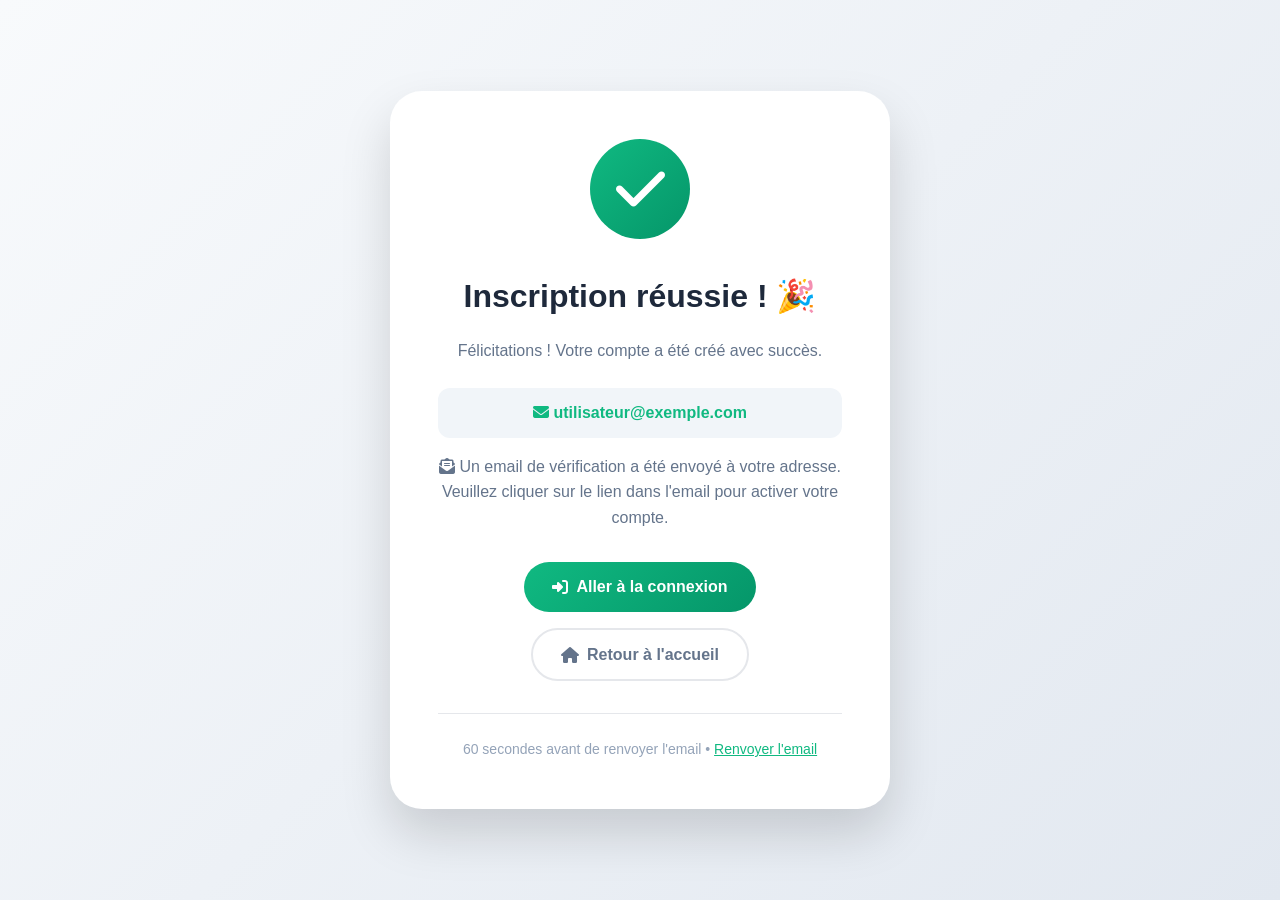
<file: confirmation.html>
<!DOCTYPE html>
<html lang="fr">
<head>
    <meta charset="UTF-8">
    <meta name="viewport" content="width=device-width, initial-scale=1.0">
    <title>Inscription réussie - MediPlan</title>
    <link rel="stylesheet" href="style.css">
    <link href="https://cdnjs.cloudflare.com/ajax/libs/font-awesome/6.4.0/css/all.min.css" rel="stylesheet">
    <style>
        .confirmation-container {
            min-height: 100vh;
            background: linear-gradient(135deg, #f8fafc 0%, #e2e8f0 100%);
            display: flex;
            align-items: center;
            justify-content: center;
            padding: 2rem;
        }
        .confirmation-card {
            background: white;
            border-radius: 32px;
            padding: 3rem;
            max-width: 500px;
            text-align: center;
            box-shadow: 0 25px 50px rgba(0,0,0,0.15);
            animation: fadeInUp 0.6s ease;
        }
        @keyframes fadeInUp {
            from {
                opacity: 0;
                transform: translateY(30px);
            }
            to {
                opacity: 1;
                transform: translateY(0);
            }
        }
        .success-icon {
            width: 100px;
            height: 100px;
            background: linear-gradient(135deg, #10b981, #059669);
            border-radius: 50%;
            display: flex;
            align-items: center;
            justify-content: center;
            margin: 0 auto 2rem;
        }
        .success-icon i {
            font-size: 3.5rem;
            color: white;
        }
        .confirmation-card h1 {
            font-size: 2rem;
            color: #1e293b;
            margin-bottom: 1rem;
        }
        .confirmation-card p {
            color: #64748b;
            line-height: 1.6;
            margin-bottom: 1.5rem;
        }
        .email-highlight {
            background: #f1f5f9;
            padding: 0.75rem;
            border-radius: 12px;
            font-weight: 600;
            color: #10b981;
            margin: 1rem 0;
            word-break: break-all;
        }
        .btn-group {
            display: flex;
            gap: 1rem;
            justify-content: center;
            margin-top: 2rem;
            flex-wrap: wrap;
        }
        .btn-primary {
            background: linear-gradient(135deg, #10b981, #059669);
            color: white;
            border: none;
            padding: 12px 28px;
            border-radius: 50px;
            font-weight: 600;
            cursor: pointer;
            text-decoration: none;
            display: inline-flex;
            align-items: center;
            gap: 8px;
            transition: all 0.3s;
        }
        .btn-primary:hover {
            transform: translateY(-2px);
            box-shadow: 0 10px 25px rgba(16,185,129,0.3);
        }
        .btn-outline {
            background: transparent;
            border: 2px solid #e5e7eb;
            color: #64748b;
            padding: 12px 28px;
            border-radius: 50px;
            font-weight: 600;
            cursor: pointer;
            text-decoration: none;
            display: inline-flex;
            align-items: center;
            gap: 8px;
            transition: all 0.3s;
        }
        .btn-outline:hover {
            border-color: #10b981;
            color: #10b981;
        }
        .countdown {
            margin-top: 2rem;
            padding-top: 1.5rem;
            border-top: 1px solid #e5e7eb;
            font-size: 0.875rem;
            color: #94a3b8;
        }
        .resend-link {
            color: #10b981;
            cursor: pointer;
            text-decoration: underline;
        }
    </style>
</head>
<body>
    <div class="confirmation-container">
        <div class="confirmation-card">
            <div class="success-icon">
                <i class="fas fa-check"></i>
            </div>
            
            <h1>Inscription réussie ! 🎉</h1>
            <p>Félicitations ! Votre compte a été créé avec succès.</p>
            
            <div class="email-highlight" id="userEmail">
                <i class="fas fa-envelope"></i> 
                <span id="emailDisplay">utilisateur@exemple.com</span>
            </div>
            
            <p>
                <i class="fas fa-envelope-open-text"></i> 
                Un email de vérification a été envoyé à votre adresse.<br>
                Veuillez cliquer sur le lien dans l'email pour activer votre compte.
            </p>
            
            <div class="btn-group">
                <a href="login.html" class="btn-primary">
                    <i class="fas fa-sign-in-alt"></i> Aller à la connexion
                </a>
                <a href="index.html" class="btn-outline">
                    <i class="fas fa-home"></i> Retour à l'accueil
                </a>
            </div>
            
            <div class="countdown">
                <span id="timer">60</span> secondes avant de renvoyer l'email • 
                <span class="resend-link" onclick="resendEmail()">Renvoyer l'email</span>
            </div>
        </div>
    </div>
    
    <script>
        // Récupérer l'email depuis l'URL ou localStorage
        const urlParams = new URLSearchParams(window.location.search);
        const email = urlParams.get('email') || localStorage.getItem('registeredEmail') || 'utilisateur@exemple.com';
        document.getElementById('emailDisplay').textContent = email;
        
        // Timer pour renvoyer l'email
        let timeLeft = 60;
        const timerElement = document.getElementById('timer');
        
        const timerInterval = setInterval(() => {
            timeLeft--;
            timerElement.textContent = timeLeft;
            if (timeLeft <= 0) {
                clearInterval(timerInterval);
                timerElement.textContent = "0";
                document.querySelector('.resend-link').style.opacity = '1';
                document.querySelector('.resend-link').style.pointerEvents = 'auto';
            }
        }, 1000);
        
        function resendEmail() {
            if (timeLeft > 0) {
                alert(`Veuillez attendre ${timegitLeft} secondes avant de renvoyer l'email.`);
                return;
            }
            alert(`✅ Un nouvel email de vérification a été envoyé à ${email}`);
            timeLeft = 60;
            timerElement.textContent = timeLeft;
            // Redémarrer le timer
            const newInterval = setInterval(() => {
                timeLeft--;
                timerElement.textContent = timeLeft;
                if (timeLeft <= 0) {
                    clearInterval(newInterval);
                }
            }, 1000);
        }
    </script>
    <script src="script.js"></script>
</body>
</html>
</file>
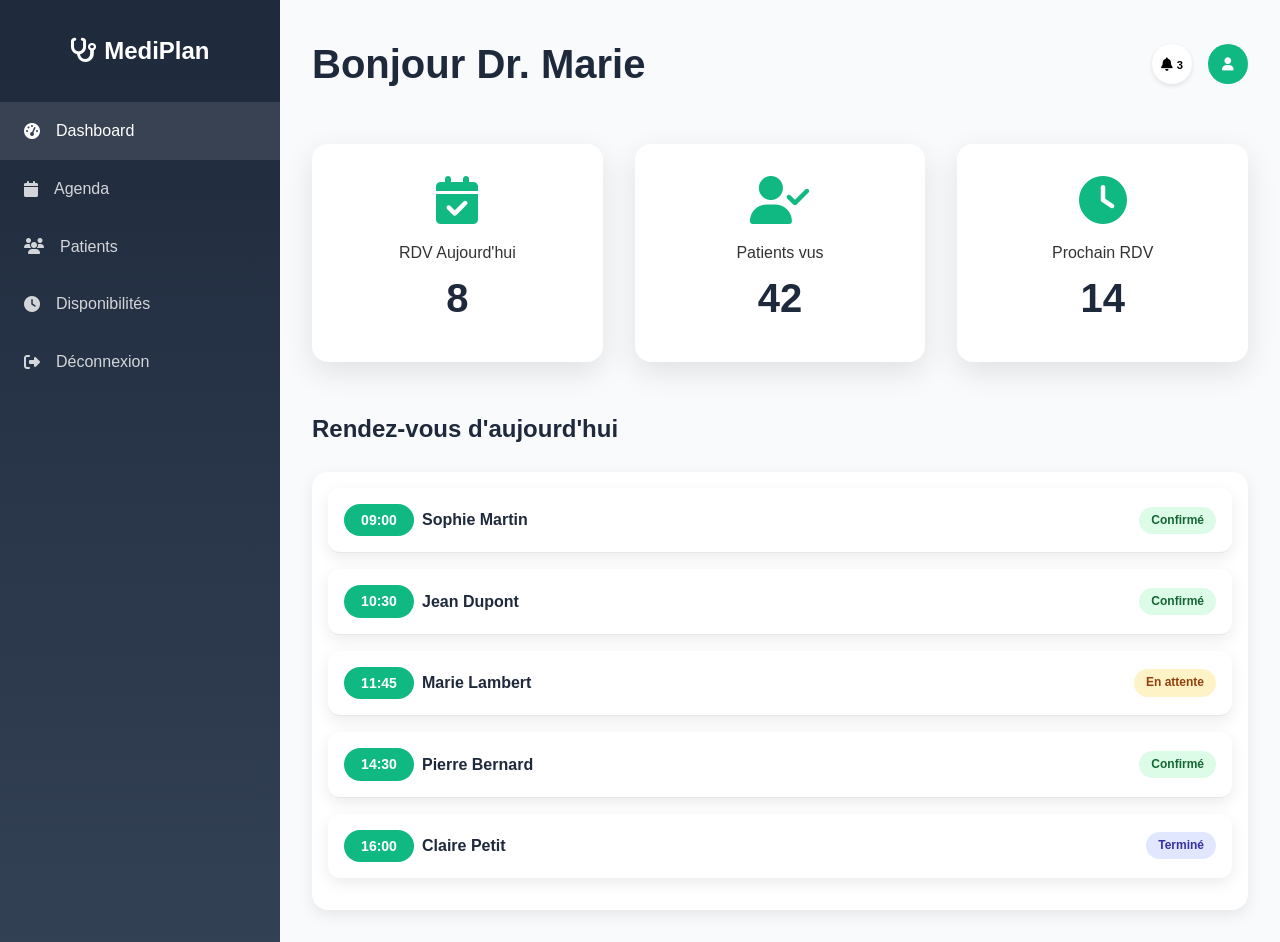
<file: doctor-dashboard.html>
<!DOCTYPE html>
<html lang="fr">
<head>
    <meta charset="UTF-8">
    <meta name="viewport" content="width=device-width, initial-scale=1.0">
    <title>Docteur - MediPlan</title>
    <link rel="stylesheet" href="style.css">
    <link href="https://cdnjs.cloudflare.com/ajax/libs/font-awesome/6.4.0/css/all.min.css" rel="stylesheet">
    <style>
        /* Styles supplémentaires pour le dashboard docteur */
        .appointments-list {
            background: white;
            border-radius: 16px;
            padding: 1rem;
            box-shadow: 0 5px 15px rgba(0,0,0,0.08);
        }
        .appointment-item {
            display: flex;
            align-items: center;
            justify-content: space-between;
            padding: 1rem;
            border-bottom: 1px solid #e5e7eb;
            flex-wrap: wrap;
            gap: 0.5rem;
        }
        .appointment-item:last-child {
            border-bottom: none;
        }
        .appt-time {
            background: #10b981;
            color: white;
            padding: 5px 12px;
            border-radius: 20px;
            font-size: 0.875rem;
            font-weight: 600;
            min-width: 70px;
            text-align: center;
        }
        .appt-patient {
            font-weight: 600;
            color: #1e293b;
            flex: 1;
        }
        .appt-status {
            padding: 4px 12px;
            border-radius: 20px;
            font-size: 0.75rem;
            font-weight: 600;
        }
        .status-confirmed {
            background: #dcfce7;
            color: #166534;
        }
        .status-waiting {
            background: #fef3c7;
            color: #92400e;
        }
        .status-completed {
            background: #e0e7ff;
            color: #3730a3;
        }
        .header-actions {
            display: flex;
            gap: 1rem;
            align-items: center;
        }
        .btn-notif {
            background: white;
            border: none;
            border-radius: 50%;
            width: 40px;
            height: 40px;
            cursor: pointer;
            position: relative;
            font-weight: 600;
            box-shadow: 0 2px 5px rgba(0,0,0,0.1);
        }
        .btn-profile {
            background: #10b981;
            color: white;
            border: none;
            border-radius: 50%;
            width: 40px;
            height: 40px;
            cursor: pointer;
            font-weight: 600;
        }
        .logo-sidebar {
            font-size: 1.5rem;
            font-weight: 700;
            text-align: center;
            margin-bottom: 2rem;
            color: white;
        }
    </style>
</head>
<body>
    <div class="dashboard-wrapper">
        <!-- Sidebar -->
        <aside class="sidebar">
            <div class="logo-sidebar">
                <i class="fas fa-stethoscope"></i> MediPlan
            </div>
            <nav class="sidebar-nav">
                <a href="doctor-dashboard.html" class="nav-item active">
                    <i class="fas fa-tachometer-alt"></i> Dashboard
                </a>
                <a href="agenda.html" class="nav-item">
                    <i class="fas fa-calendar"></i> Agenda
                </a>
                <a href="#" class="nav-item">
                    <i class="fas fa-users"></i> Patients
                </a>
                <a href="#" class="nav-item">
                    <i class="fas fa-clock"></i> Disponibilités
                </a>
                <a href="index.html" class="nav-item">
                    <i class="fas fa-sign-out-alt"></i> Déconnexion
                </a>
            </nav>
        </aside>

        <!-- Main Content -->
        <main class="dashboard-main">
            <header class="dash-header">
                <h1>Bonjour Dr. Marie</h1>
                <div class="header-actions">
                    <button class="btn-notif" onclick="showNotifications()">
                        <i class="fas fa-bell"></i> <span style="font-size: 0.7rem;">3</span>
                    </button>
                    <button class="btn-profile" onclick="window.location.href='profile.html'">
                        <i class="fas fa-user"></i>
                    </button>
                </div>
            </header>

            <div class="dashboard-grid">
                <div class="stats-grid">
                    <div class="stat-card">
                        <i class="fas fa-calendar-check"></i>
                        <div>RDV Aujourd'hui</div>
                        <div class="stat-number" data-target="8">8</div>
                    </div>
                    <div class="stat-card">
                        <i class="fas fa-user-check"></i>
                        <div>Patients vus</div>
                        <div class="stat-number" data-target="42">42</div>
                    </div>
                    <div class="stat-card">
                        <i class="fas fa-clock"></i>
                        <div>Prochain RDV</div>
                        <div class="stat-number">14:30</div>
                    </div>
                </div>

                <div class="appointments-today">
                    <h2>Rendez-vous d'aujourd'hui</h2>
                    <div class="appointments-list">
                        <div class="appointment-item">
                            <div class="appt-time">09:00</div>
                            <div class="appt-patient">Sophie Martin</div>
                            <div class="appt-status status-confirmed">Confirmé</div>
                        </div>
                        <div class="appointment-item">
                            <div class="appt-time">10:30</div>
                            <div class="appt-patient">Jean Dupont</div>
                            <div class="appt-status status-confirmed">Confirmé</div>
                        </div>
                        <div class="appointment-item">
                            <div class="appt-time">11:45</div>
                            <div class="appt-patient">Marie Lambert</div>
                            <div class="appt-status status-waiting">En attente</div>
                        </div>
                        <div class="appointment-item">
                            <div class="appt-time">14:30</div>
                            <div class="appt-patient">Pierre Bernard</div>
                            <div class="appt-status status-confirmed">Confirmé</div>
                        </div>
                        <div class="appointment-item">
                            <div class="appt-time">16:00</div>
                            <div class="appt-patient">Claire Petit</div>
                            <div class="appt-status status-completed">Terminé</div>
                        </div>
                    </div>
                </div>
            </div>
        </main>
    </div>

    <script>
        function showNotifications() {
            alert('📋 3 nouveaux rappels:\n- RDV Dr. Marie 14:30\n- Consultation Sophie Martin\n- Bilan Jean Dupont');
        }
    </script>
    <script src="script.js"></script>
</body>
</html>
</file>
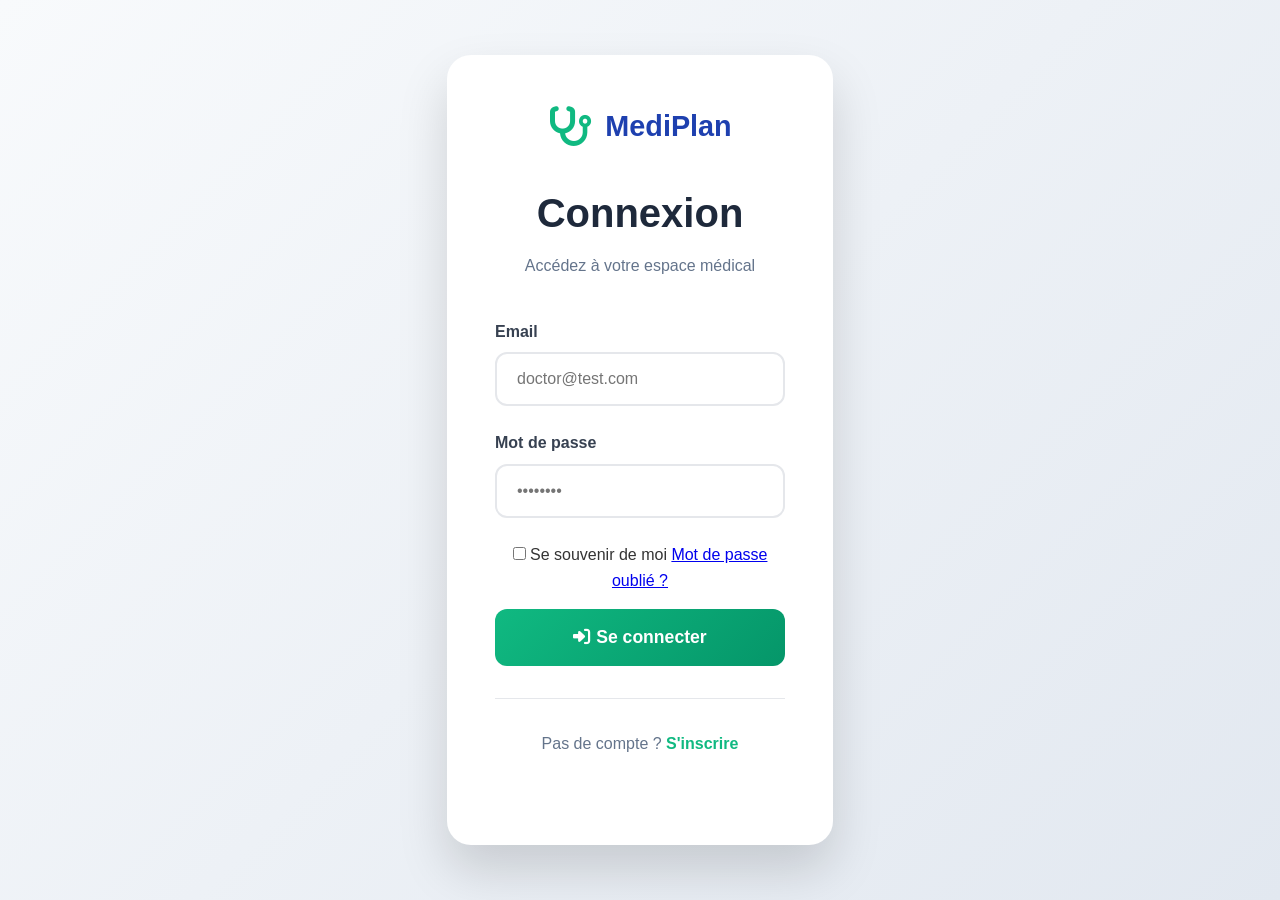
<file: login.html>
<!DOCTYPE html>
<html lang="fr">
<head>
    <meta charset="UTF-8">
    <meta name="viewport" content="width=device-width, initial-scale=1.0">
    <title>Connexion - MediPlan</title>
    <link rel="stylesheet" href="style.css">
    <link href="https://cdnjs.cloudflare.com/ajax/libs/font-awesome/6.4.0/css/all.min.css" rel="stylesheet">
</head>
<body class="auth-page">
    <div class="auth-container">
        <div class="auth-card">
            <div class="logo-center">
                <i class="fas fa-stethoscope"></i>
                <span>MediPlan</span>
            </div>
            
            <h1>Connexion</h1>
            <p>Accédez à votre espace médical</p>
            
            <form id="loginForm" class="auth-form">
                <div class="form-group">
                    <label>Email</label>
                    <input type="email" name="email" required placeholder="doctor@test.com">
                </div>
                <div class="form-group">
                    <label>Mot de passe</label>
                    <input type="password" name="password" required placeholder="••••••••">
                </div>
                
                <div class="form-options">
                    <label class="checkbox-label">
                        <input type="checkbox" name="remember">
                        <span class="checkmark"></span>
                        Se souvenir de moi
                    </label>
                    <a href="motdepasse.html" class="forgot-link">Mot de passe oublié ?</a>
                </div>
                
                <button type="submit" class="btn-primary-full">
                    <i class="fas fa-sign-in-alt"></i>
                    Se connecter
                </button>
            </form>
            
            <div class="auth-footer">
                <p>Pas de compte ? <a href="register.html">S'inscrire</a></p>
            </div>
        </div>
    </div>
    
    <script>
        document.getElementById('loginForm').addEventListener('submit', function(e) {
            e.preventDefault();
            // Redirection temporaire - sera remplacé par PHP plus tard
            window.location.href = 'doctor-dashboard.html';
        });
    </script>
    <script src="script.js"></script>
</body>
</html>
</file>
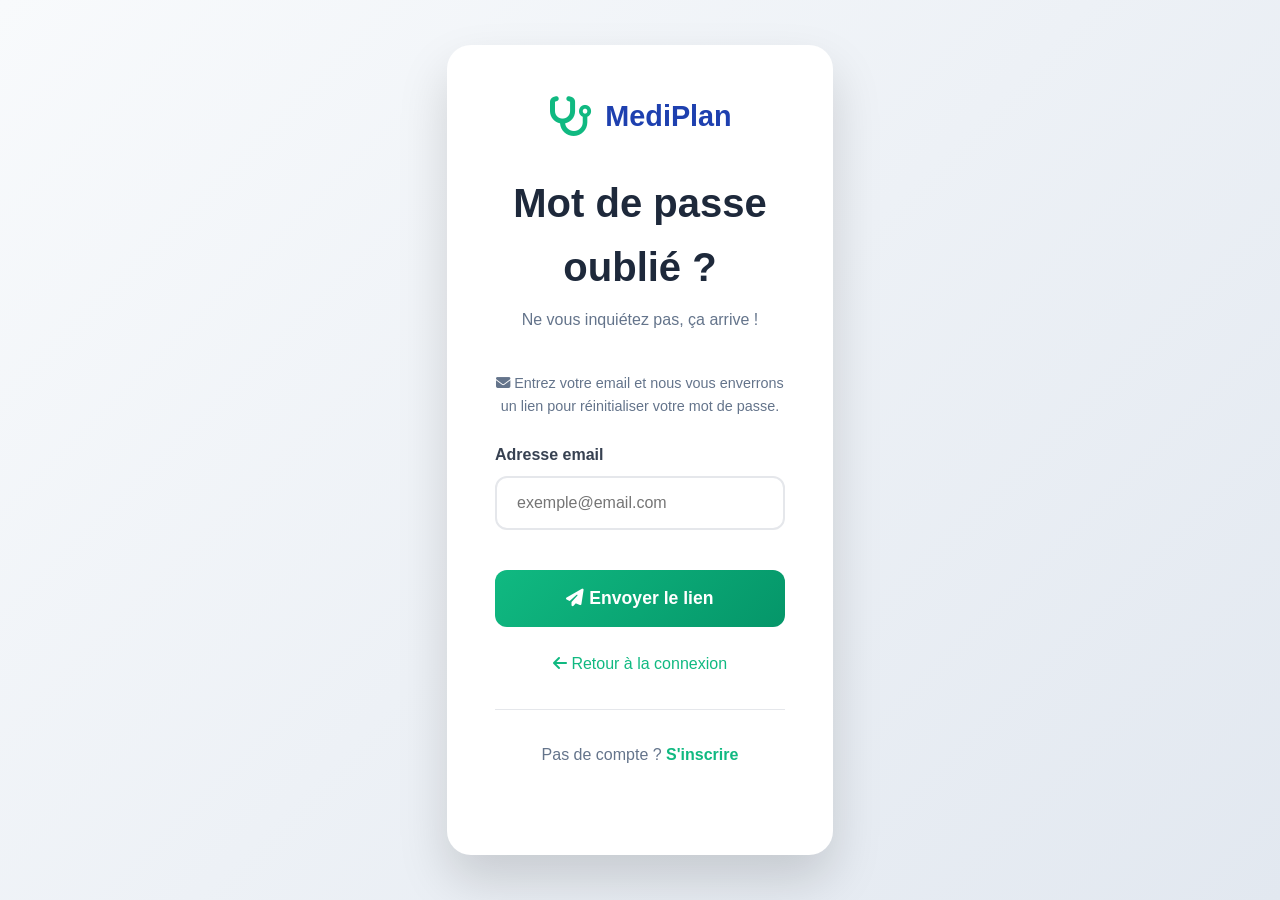
<file: motdepasse.html>
<!DOCTYPE html>
<html lang="fr">
<head>
    <meta charset="UTF-8">
    <meta name="viewport" content="width=device-width, initial-scale=1.0">
    <title>Mot de passe oublié - MediPlan</title>
    <link rel="stylesheet" href="style.css">
    <link href="https://cdnjs.cloudflare.com/ajax/libs/font-awesome/6.4.0/css/all.min.css" rel="stylesheet">
    <style>
        .success-message {
            background: #dcfce7;
            color: #166534;
            padding: 1rem;
            border-radius: 12px;
            margin-top: 1rem;
            display: none;
        }
        .error-message {
            background: #fee2e2;
            color: #991b1b;
            padding: 1rem;
            border-radius: 12px;
            margin-top: 1rem;
            display: none;
        }
        .info-text {
            color: #64748b;
            font-size: 0.9rem;
            margin-bottom: 1.5rem;
        }
        .resend-link {
            text-align: center;
            margin-top: 1.5rem;
        }
        .resend-link a {
            color: #10b981;
            text-decoration: none;
        }
    </style>
</head>
<body class="auth-page">
    <div class="auth-container">
        <div class="auth-card">
            <div class="logo-center">
                <i class="fas fa-stethoscope"></i>
                <span>MediPlan</span>
            </div>
            
            <h1>Mot de passe oublié ?</h1>
            <p>Ne vous inquiétez pas, ça arrive !</p>
            
            <div class="info-text">
                <i class="fas fa-envelope"></i> Entrez votre email et nous vous enverrons un lien pour réinitialiser votre mot de passe.
            </div>
            
            <form id="forgotPasswordForm" class="auth-form">
                <div class="form-group">
                    <label>Adresse email</label>
                    <input type="email" id="resetEmail" name="email" required placeholder="exemple@email.com">
                </div>
                
                <button type="submit" class="btn-primary-full">
                    <i class="fas fa-paper-plane"></i>
                    Envoyer le lien
                </button>
            </form>
            
            <div id="successMessage" class="success-message">
                <i class="fas fa-check-circle"></i> Un email de réinitialisation a été envoyé à votre adresse.
            </div>
            
            <div id="errorMessage" class="error-message">
                <i class="fas fa-exclamation-triangle"></i> Aucun compte trouvé avec cette adresse email.
            </div>
            
            <div class="resend-link">
                <a href="login.html">
                    <i class="fas fa-arrow-left"></i> Retour à la connexion
                </a>
            </div>
            
            <div class="auth-footer">
                <p>Pas de compte ? <a href="register.html">S'inscrire</a></p>
            </div>
        </div>
    </div>
    
    <script>
        document.getElementById('forgotPasswordForm').addEventListener('submit', function(e) {
            e.preventDefault();
            
            const email = document.getElementById('resetEmail').value;
            const successMsg = document.getElementById('successMessage');
            const errorMsg = document.getElementById('errorMessage');
            
            // Cacher les messages précédents
            successMsg.style.display = 'none';
            errorMsg.style.display = 'none';
            
            // Simulation de vérification email
            if(email && email.includes('@') && email.includes('.')) {
                // Simuler l'envoi d'email
                successMsg.style.display = 'block';
                document.getElementById('resetEmail').value = '';
                
                // Optionnel: redirection après 3 secondes
                setTimeout(() => {
                    // window.location.href = 'login.html';
                }, 3000);
            } else {
                errorMsg.style.display = 'block';
            }
        });
    </script>
    <script src="script.js"></script>
</body>
</html>
</file>
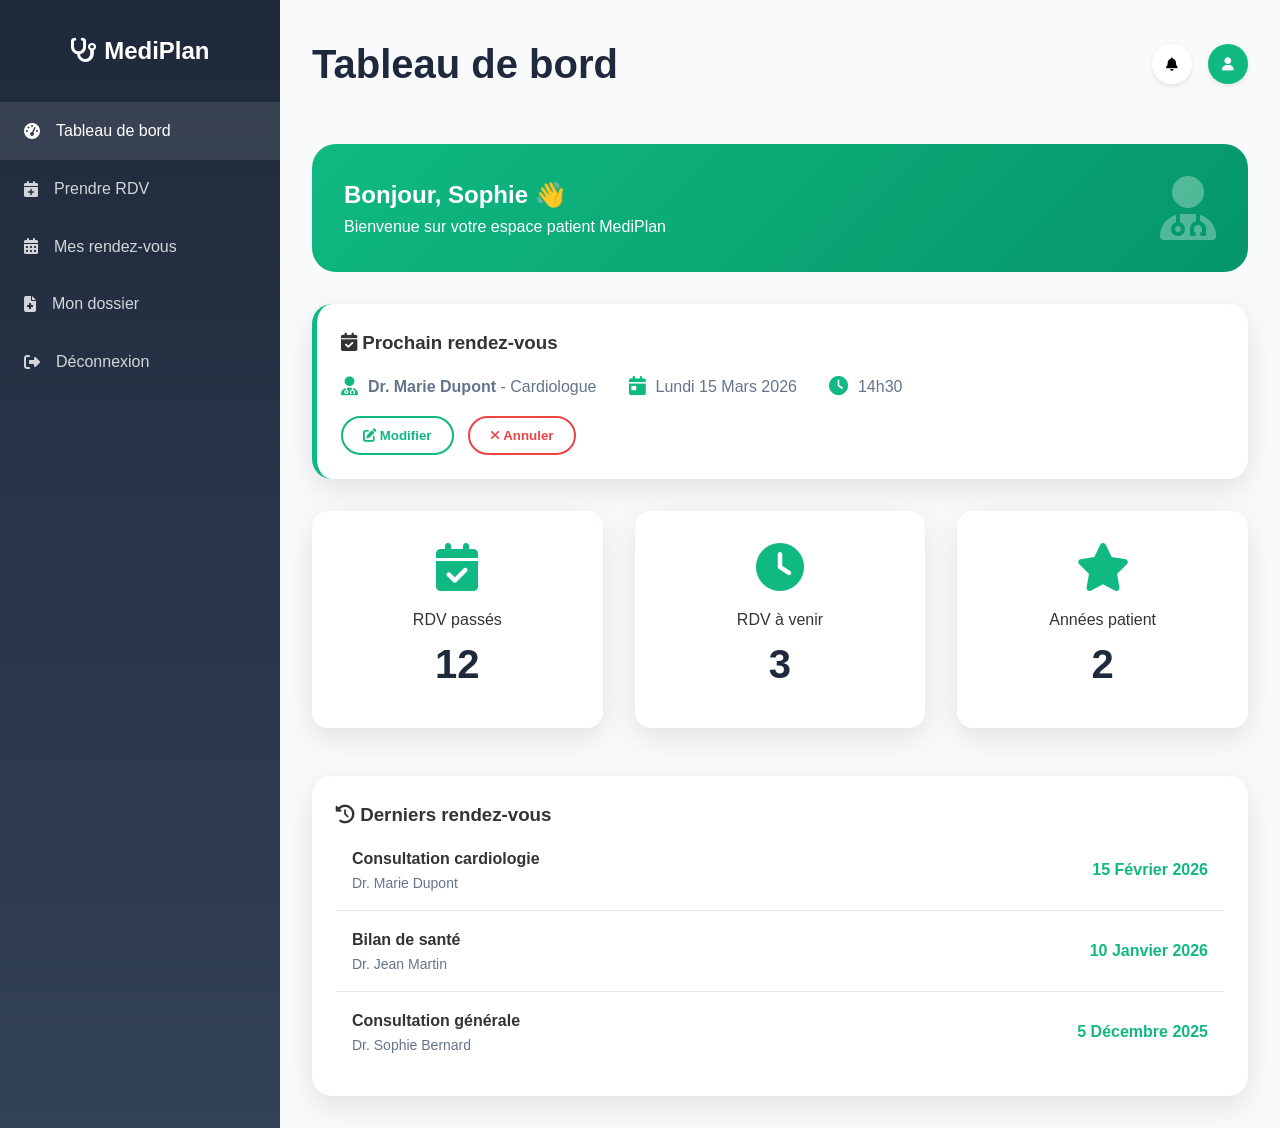
<file: patient-dashboard.html>
<!DOCTYPE html>
<html lang="fr">
<head>
    <meta charset="UTF-8">
    <meta name="viewport" content="width=device-width, initial-scale=1.0">
    <title>Mon espace patient - MediPlan</title>
    <link rel="stylesheet" href="style.css">
    <link href="https://cdnjs.cloudflare.com/ajax/libs/font-awesome/6.4.0/css/all.min.css" rel="stylesheet">
    <style>
        /* Styles spécifiques patient */
        .welcome-card {
            background: linear-gradient(135deg, #10b981, #059669);
            border-radius: 24px;
            padding: 2rem;
            color: white;
            margin-bottom: 2rem;
            display: flex;
            justify-content: space-between;
            align-items: center;
        }
        .next-appointment-card {
            background: white;
            border-radius: 20px;
            padding: 1.5rem;
            box-shadow: 0 10px 30px rgba(0,0,0,0.1);
            margin-bottom: 2rem;
            border-left: 5px solid #10b981;
        }
        .appointment-info {
            display: flex;
            gap: 2rem;
            flex-wrap: wrap;
            margin: 1rem 0;
        }
        .info-item {
            display: flex;
            align-items: center;
            gap: 10px;
            color: #64748b;
        }
        .info-item i {
            color: #10b981;
            font-size: 1.2rem;
        }
        .medical-history {
            background: white;
            border-radius: 20px;
            padding: 1.5rem;
            box-shadow: 0 10px 30px rgba(0,0,0,0.1);
        }
        .history-item {
            padding: 1rem;
            border-bottom: 1px solid #e5e7eb;
            display: flex;
            justify-content: space-between;
            align-items: center;
            flex-wrap: wrap;
            gap: 0.5rem;
        }
        .history-item:last-child {
            border-bottom: none;
        }
        .history-date {
            color: #10b981;
            font-weight: 600;
        }
        .btn-primary-small {
            background: linear-gradient(135deg, #10b981, #059669);
            color: white;
            border: none;
            padding: 10px 20px;
            border-radius: 25px;
            cursor: pointer;
            font-weight: 600;
            transition: all 0.3s;
        }
        .btn-outline {
            background: transparent;
            border: 2px solid #10b981;
            color: #10b981;
            padding: 10px 20px;
            border-radius: 25px;
            cursor: pointer;
            font-weight: 600;
            transition: all 0.3s;
            margin-right: 10px;
        }
        .btn-outline:hover {
            background: #10b981;
            color: white;
        }
        .btn-outline-danger {
            border-color: #ef4444;
            color: #ef4444;
        }
        .btn-outline-danger:hover {
            background: #ef4444;
            color: white;
        }
        .header-actions {
            display: flex;
            gap: 1rem;
        }
        .btn-notif, .btn-profile {
            background: white;
            border: none;
            border-radius: 50%;
            width: 40px;
            height: 40px;
            cursor: pointer;
            box-shadow: 0 2px 5px rgba(0,0,0,0.1);
        }
        .btn-profile {
            background: #10b981;
            color: white;
        }
        .logo-sidebar {
            font-size: 1.5rem;
            font-weight: 700;
            text-align: center;
            margin-bottom: 2rem;
            color: white;
        }
    </style>
</head>
<body>
    <div class="dashboard-wrapper">
        <!-- Sidebar -->
        <aside class="sidebar">
            <div class="logo-sidebar">
                <i class="fas fa-stethoscope"></i> MediPlan
            </div>
            <nav class="sidebar-nav">
                <a href="patient-dashboard.html" class="nav-item active">
                    <i class="fas fa-tachometer-alt"></i> Tableau de bord
                </a>
                <a href="book-appointment.html" class="nav-item">
                    <i class="fas fa-calendar-plus"></i> Prendre RDV
                </a>
                <a href="agenda.html" class="nav-item">
                    <i class="fas fa-calendar-alt"></i> Mes rendez-vous
                </a>
                <a href="#" class="nav-item">
                    <i class="fas fa-file-medical"></i> Mon dossier
                </a>
                <a href="index.html" class="nav-item">
                    <i class="fas fa-sign-out-alt"></i> Déconnexion
                </a>
            </nav>
        </aside>

        <!-- Main Content -->
        <main class="dashboard-main">
            <header class="dash-header">
                <h1>Tableau de bord</h1>
                <div class="header-actions">
                    <button class="btn-notif" onclick="showNotifications()">
                        <i class="fas fa-bell"></i>
                    </button>
                    <button class="btn-profile" onclick="window.location.href='profile.html'">
                        <i class="fas fa-user"></i>
                    </button>
                </div>
            </header>

            <!-- Welcome Card -->
            <div class="welcome-card">
                <div>
                    <h2>Bonjour, Sophie 👋</h2>
                    <p>Bienvenue sur votre espace patient MediPlan</p>
                </div>
                <i class="fas fa-user-md" style="font-size: 4rem; opacity: 0.3;"></i>
            </div>

            <!-- Prochain rendez-vous -->
            <div class="next-appointment-card">
                <h3><i class="fas fa-calendar-check"></i> Prochain rendez-vous</h3>
                <div class="appointment-info">
                    <div class="info-item">
                        <i class="fas fa-user-md"></i>
                        <span><strong>Dr. Marie Dupont</strong> - Cardiologue</span>
                    </div>
                    <div class="info-item">
                        <i class="fas fa-calendar-day"></i>
                        <span>Lundi 15 Mars 2026</span>
                    </div>
                    <div class="info-item">
                        <i class="fas fa-clock"></i>
                        <span>14h30</span>
                    </div>
                </div>
                <div>
                    <button class="btn-outline" onclick="modifyAppointment()">
                        <i class="fas fa-edit"></i> Modifier
                    </button>
                    <button class="btn-outline btn-outline-danger" onclick="cancelAppointment()">
                        <i class="fas fa-times"></i> Annuler
                    </button>
                </div>
            </div>

            <!-- Statistiques -->
            <div class="stats-grid">
                <div class="stat-card">
                    <i class="fas fa-calendar-check"></i>
                    <div>RDV passés</div>
                    <div class="stat-number" data-target="12">12</div>
                </div>
                <div class="stat-card">
                    <i class="fas fa-clock"></i>
                    <div>RDV à venir</div>
                    <div class="stat-number" data-target="3">3</div>
                </div>
                <div class="stat-card">
                    <i class="fas fa-star"></i>
                    <div>Années patient</div>
                    <div class="stat-number" data-target="2">2</div>
                </div>
            </div>

            <!-- Historique médical -->
            <div class="medical-history">
                <h3><i class="fas fa-history"></i> Derniers rendez-vous</h3>
                <div class="history-item">
                    <div>
                        <strong>Consultation cardiologie</strong>
                        <p style="font-size: 0.875rem; color: #64748b;">Dr. Marie Dupont</p>
                    </div>
                    <div class="history-date">15 Février 2026</div>
                </div>
                <div class="history-item">
                    <div>
                        <strong>Bilan de santé</strong>
                        <p style="font-size: 0.875rem; color: #64748b;">Dr. Jean Martin</p>
                    </div>
                    <div class="history-date">10 Janvier 2026</div>
                </div>
                <div class="history-item">
                    <div>
                        <strong>Consultation générale</strong>
                        <p style="font-size: 0.875rem; color: #64748b;">Dr. Sophie Bernard</p>
                    </div>
                    <div class="history-date">5 Décembre 2025</div>
                </div>
            </div>
        </main>
    </div>

    <script>
        function showNotifications() {
            alert('📋 Vos notifications:\n- Rappel: RDV avec Dr. Dupont demain\n- Votre bilan est disponible\n- Nouveau message du secrétariat');
        }
        
        function modifyAppointment() {
            window.location.href = 'book-appointment.html';
        }
        
        function cancelAppointment() {
            if(confirm('Êtes-vous sûr de vouloir annuler ce rendez-vous ?')) {
                alert('✅ Rendez-vous annulé avec succès');
                // Ici tu pourras ajouter la logique d'annulation
            }
        }
    </script>
    <script src="script.js"></script>
</body>
</html>
</file>
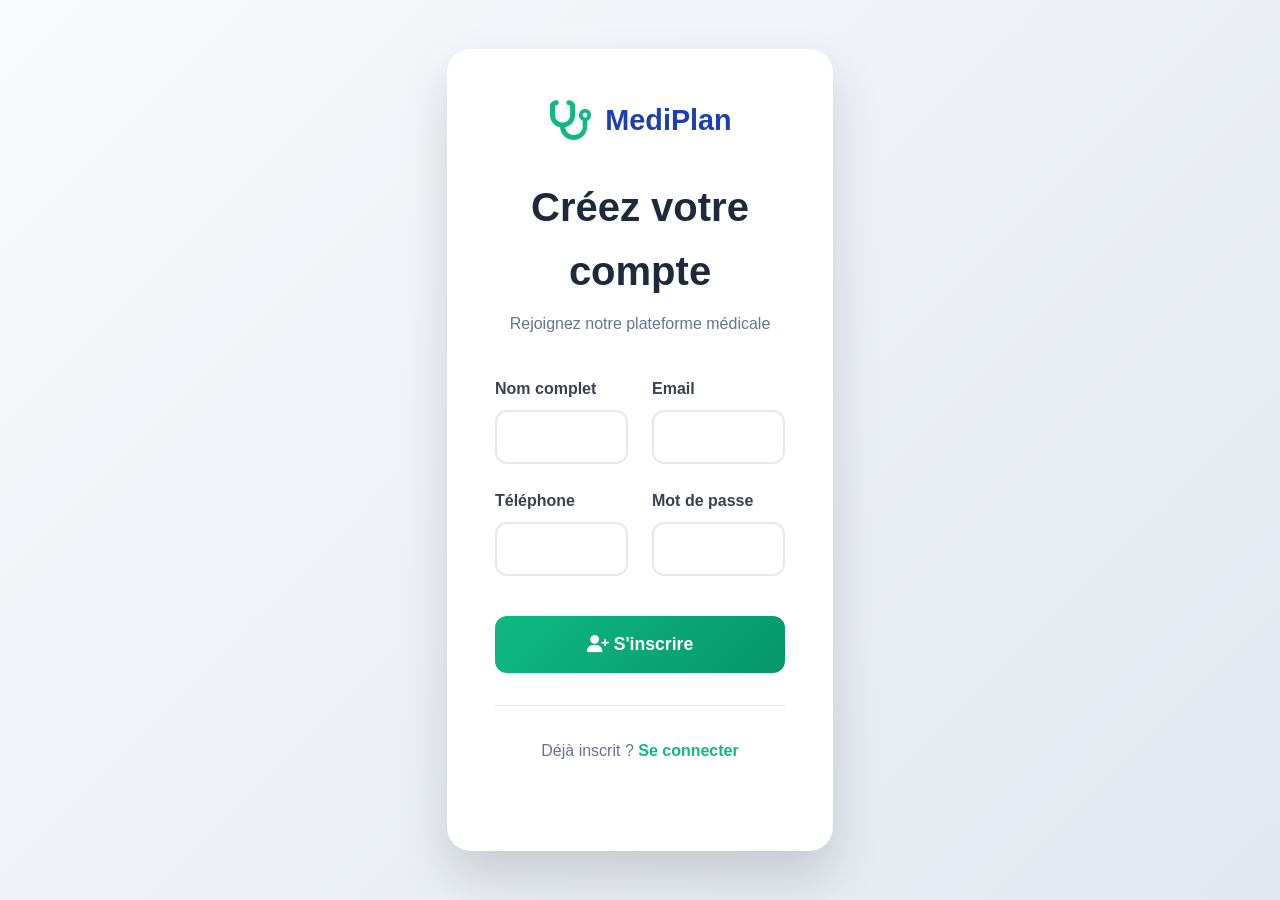
<file: register.html>
<!DOCTYPE html>
<html lang="fr">
<head>
    <meta charset="UTF-8">
    <meta name="viewport" content="width=device-width, initial-scale=1.0">
    <title>Inscription - MediPlan</title>
    <link rel="stylesheet" href="style.css">
    <link href="https://cdnjs.cloudflare.com/ajax/libs/font-awesome/6.4.0/css/all.min.css" rel="stylesheet">
</head>
<body class="auth-page">
    <div class="auth-container">
        <div class="auth-card">
            <div class="logo-center">
                <i class="fas fa-stethoscope"></i>
                MediPlan
            </div>
            
            <h1>Créez votre compte</h1>
            <p>Rejoignez notre plateforme médicale</p>
            
            <form id="registerForm" class="auth-form">
                <div class="form-row">
                    <div class="form-group">
                        <label>Nom complet</label>
                        <input type="text" id="regName" name="fullname" required>
                    </div>
                    <div class="form-group">
                        <label>Email</label>
                        <input type="email" id="regEmail" name="email" required>
                    </div>
                </div>
                <div class="form-row">
                    <div class="form-group">
                        <label>Téléphone</label>
                        <input type="tel" id="regPhone" name="phone" required>
                    </div>
                    <div class="form-group">
                        <label>Mot de passe</label>
                        <input type="password" id="regPassword" name="password" required>
                    </div>
                </div>
                <button type="submit" class="btn-primary-full">
                    <i class="fas fa-user-plus"></i>
                    S'inscrire
                </button>
            </form>
            
            <div class="auth-footer">
                <p>Déjà inscrit ? <a href="login.html">Se connecter</a></p>
            </div>
        </div>
    </div>
    <script src="script.js"></script>
</body>
</html>
</file>
<file: style.css>
/* Reset */
* { margin: 0; padding: 0; box-sizing: border-box; }
body { 
    font-family: 'Segoe UI', -apple-system, sans-serif; 
    line-height: 1.6; 
    color: #333; 
}

/* Container */
.container { max-width: 1100px; margin: 0 auto; padding: 0 20px; }

/* 🆕 Hero Simple */
.hero-simple {
    min-height: 100vh;
    background: linear-gradient(135deg, #f8fafc 0%, #e2e8f0 100%);
    display: flex;
    align-items: center;
    position: relative;
}

.header-simple {
    position: fixed;
    top: 0;
    left: 0;
    right: 0;
    background: rgba(255,255,255,0.95);
    backdrop-filter: blur(20px);
    padding: 1rem 0;
    z-index: 100;
    display: flex;
    justify-content: space-between;
    align-items: center;
    box-shadow: 0 2px 20px rgba(0,0,0,0.05);
}

.logo {
    display: flex;
    align-items: center;
    gap: 12px;
    font-size: 1.5rem;
    font-weight: 700;
    color: #1e40af;
    padding: 0 20px;
}

.logo i { color: #10b981; }

.header-simple nav {
    padding: 0 20px;
}

.header-simple a {
    color: #64748b;
    text-decoration: none;
    font-weight: 500;
    padding: 8px 20px;
    border-radius: 25px;
    transition: all 0.3s;
}

.header-simple a:hover {
    background: #e2e8f0;
    color: #1e40af;
}

.hero-content-simple {
    display: grid;
    grid-template-columns: 1fr 300px;
    gap: 4rem;
    align-items: center;
    padding-top: 100px;
}

.hero-title-simple {
    font-size: clamp(2.5rem, 5vw, 4rem);
    font-weight: 800;
    line-height: 1.1;
    color: #1e293b;
    margin-bottom: 1.5rem;
}

.highlight {
    background: linear-gradient(135deg, #10b981, #059669);
    -webkit-background-clip: text;
    -webkit-text-fill-color: transparent;
    background-clip: text;
}

.hero-desc-simple {
    font-size: 1.3rem;
    color: #64748b;
    margin-bottom: 2.5rem;
    max-width: 500px;
}

.btn-primary-large {
    background: linear-gradient(135deg, #10b981, #059669);
    color: white;
    border: none;
    padding: 20px 40px;
    font-size: 1.3rem;
    font-weight: 700;
    border-radius: 50px;
    cursor: pointer;
    display: inline-flex;
    align-items: center;
    gap: 12px;
    box-shadow: 0 20px 40px rgba(16, 185, 129, 0.3);
    transition: all 0.3s;
}

.btn-primary-large:hover {
    transform: translateY(-3px);
    box-shadow: 0 25px 50px rgba(16, 185, 129, 0.4);
}

/* Icônes Légères */
.features-preview {
    display: flex;
    flex-direction: column;
    gap: 2rem;
}

.feature-item {
    display: flex;
    align-items: center;
    gap: 12px;
    padding: 16px;
    background: white;
    border-radius: 16px;
    box-shadow: 0 8px 25px rgba(0,0,0,0.08);
    transition: all 0.3s;
}

.feature-item:hover {
    transform: translateY(-4px);
    box-shadow: 0 16px 40px rgba(0,0,0,0.15);
}

.feature-item i {
    font-size: 2rem;
    color: #10b981;
    width: 50px;
}

.feature-item span {
    font-weight: 600;
    color: #1e293b;
}

/* Services Preview */
.services-preview {
    padding: 120px 0;
    background: white;
}

.services-preview h2 {
    text-align: center;
    font-size: 2.5rem;
    font-weight: 700;
    color: #1e293b;
    margin-bottom: 4rem;
}

.services-grid {
    display: grid;
    grid-template-columns: repeat(auto-fit, minmax(320px, 1fr));
    gap: 2rem;
}

.service-card {
    text-align: center;
    padding: 3rem 2rem;
    border-radius: 24px;
    background: #f8fafc;
    transition: all 0.3s;
    border: 1px solid #e2e8f0;
}

.service-card:hover {
    transform: translateY(-8px);
    background: white;
    box-shadow: 0 25px 50px rgba(0,0,0,0.1);
}

.service-card i {
    font-size: 4rem;
    color: #10b981;
    margin-bottom: 1.5rem;
}

.service-card h3 {
    font-size: 1.5rem;
    font-weight: 700;
    color: #1e293b;
    margin-bottom: 1rem;
}

.service-card p {
    color: #64748b;
    font-size: 1.1rem;
}

/* Responsive */
@media (max-width: 768px) {
    .hero-content-simple {
        grid-template-columns: 1fr;
        text-align: center;
        gap: 2rem;
    }
    
    .features-preview {
        flex-direction: row;
        justify-content: center;
    }
    
    .feature-item {
        padding: 12px;
        flex: 1;
        max-width: 120px;
    }
}
/* Pages Auth */
.auth-page { 
    background: linear-gradient(135deg, #f8fafc 0%, #e2e8f0 100%); 
    min-height: 100vh; 
    display: flex; 
    align-items: center; 
    justify-content: center; 
}
.auth-container { width: 100%; max-width: 450px; padding: 2rem; }
.auth-card { 
    background: white; 
    padding: 3rem; 
    border-radius: 24px; 
    box-shadow: 0 25px 50px rgba(0,0,0,0.15); 
    text-align: center; 
}
.logo-center { 
    display: flex; 
    align-items: center; 
    justify-content: center; 
    gap: 12px; 
    font-size: 1.8rem; 
    font-weight: 700; 
    color: #1e40af; 
    margin-bottom: 2rem; 
}
.logo-center i { color: #10b981; font-size: 2.5rem; }
.auth-card h1 { font-size: 2.5rem; margin-bottom: 0.5rem; color: #1e293b; }
.auth-card p { color: #64748b; margin-bottom: 2.5rem; }
.form-group { margin-bottom: 1.5rem; text-align: left; }
.form-group label { display: block; font-weight: 600; margin-bottom: 0.5rem; color: #374151; }
.form-group input { 
    width: 100%; 
    padding: 16px 20px; 
    border: 2px solid #e5e7eb; 
    border-radius: 12px; 
    font-size: 1rem; 
    transition: border-color 0.3s; 
}
.form-group input:focus { outline: none; border-color: #10b981; box-shadow: 0 0 0 3px rgba(16,185,129,0.1); }
.form-row { display: grid; grid-template-columns: 1fr 1fr; gap: 1.5rem; }
.btn-primary-full { 
    width: 100%; 
    background: linear-gradient(135deg, #10b981, #059669); 
    color: white; 
    border: none; 
    padding: 18px; 
    border-radius: 12px; 
    font-size: 1.1rem; 
    font-weight: 600; 
    cursor: pointer; 
    margin-top: 1rem; 
}
.auth-footer { margin-top: 2rem; padding-top: 2rem; border-top: 1px solid #e5e7eb; }
.auth-footer a { color: #10b981; font-weight: 600; text-decoration: none; }

/* Dashboard */
.dashboard-wrapper { display: flex; min-height: 100vh; }
.sidebar { 
    width: 280px; 
    background: linear-gradient(180deg, #1e293b 0%, #334155 100%); 
    color: white; 
    padding: 2rem 0; 
}

.logo-sidebar {
    font-size: 1.5rem;
    font-weight: 700;
    text-align: center;
    margin-bottom: 2rem;
    color: white;
}

.sidebar-nav a { 
    display: flex; 
    align-items: center; 
    gap: 16px; 
    padding: 16px 24px; 
    color: rgba(255,255,255,0.8); 
    text-decoration: none; 
    transition: all 0.3s; 
}
.sidebar-nav a:hover, .sidebar-nav a.active { 
    background: rgba(255,255,255,0.1); 
    color: white; 
}
.dashboard-main { flex: 1; padding: 2rem; background: #f8fafc; }
.dash-header { 
    display: flex; 
    justify-content: space-between; 
    align-items: center; 
    margin-bottom: 3rem; 
}
.dash-header h1 { font-size: 2.5rem; color: #1e293b; }
.stats-grid { 
    display: grid; 
    grid-template-columns: repeat(auto-fit, minmax(250px, 1fr)); 
    gap: 2rem; 
    margin-bottom: 3rem; 
}
.stat-card { 
    background: white; 
    padding: 2rem; 
    border-radius: 16px; 
    text-align: center; 
    box-shadow: 0 10px 30px rgba(0,0,0,0.1); 
}
.stat-card i { font-size: 3rem; color: #10b981; margin-bottom: 1rem; }
.stat-number { font-size: 2.5rem; font-weight: 700; color: #1e293b; }

/* RDV */
.appointments-today h2 { margin-bottom: 1.5rem; color: #1e293b; }
.appointment-item { 
    display: flex; 
    align-items: center; 
    gap: 1rem; 
    padding: 1.5rem; 
    background: white; 
    border-radius: 12px; 
    margin-bottom: 1rem; 
    box-shadow: 0 5px 15px rgba(0,0,0,0.08); 
}
.appt-status.confirmed { background: #dcfce7; color: #166534; padding: 4px 12px; border-radius: 20px; font-size: 0.875rem; }

/* Calendrier RDV */
.appointment-grid { display: grid; grid-template-columns: 1fr 1fr; gap: 3rem; margin-bottom: 3rem; }
.calendar { 
    display: grid; 
    grid-template-columns: repeat(4, 1fr); 
    gap: 12px; 
}
.date-cell { 
    border: 2px solid #e5e7eb; 
    border-radius: 12px; 
    display: flex; 
    align-items: center; 
    justify-content: center; 
    cursor: pointer; 
    transition: all 0.3s; 
    font-weight: 600; 
}
.date-cell.available:hover { background: #10b981; color: white; }
.date-cell.selected { background: #059669; color: white; border-color: #059669; }
.doctor-card { 
    display: flex; 
    align-items: center; 
    gap: 1rem; 
    padding: 1.5rem; 
    border: 2px solid #e5e7eb; 
    border-radius: 16px; 
    margin-bottom: 1rem; 
    cursor: pointer; 
    transition: all 0.3s; 
}
.doctor-card.active, .doctor-card:hover { 
    border-color: #10b981; 
    background: #f0fdf4; 
}
.doctor-card img { 
    border-radius: 50%; 
}
.confirm-section { 
    text-align: center; 
}
.appointment-details { 
    background: white; 
    padding: 2rem; 
    border-radius: 16px; 
    margin: 2rem 0; 
    box-shadow: 0 10px 30px rgba(0,0,0,0.1); 
}
.detail-row { 
    display: flex; 
    justify-content: space-between; 
    margin-bottom: 1rem; 
    font-size: 1.1rem; 
}
.btn-confirm { 
    background: linear-gradient(135deg, #10b981 0%, #059669 100%); 
    color: white; 
    border: none; 
    padding: 1rem 3rem; 
    border-radius: 12px; 
    font-size: 1.1rem; 
    font-weight: 600; 
    cursor: pointer; 
    transition: all 0.3s ease; 
    box-shadow: 0 8px 25px rgba(16, 185, 129, 0.3); 
    text-transform: uppercase; 
    letter-spacing: 0.5px; 
}
.btn-confirm:hover { 
    background: linear-gradient(135deg, #059669 0%, #047857 100%); 
    transform: translateY(-2px); 
    box-shadow: 0 12px 35px rgba(16, 185, 129, 0.4); 
}
.btn-confirm:active { 
    transform: translateY(0); 
}
</file>
